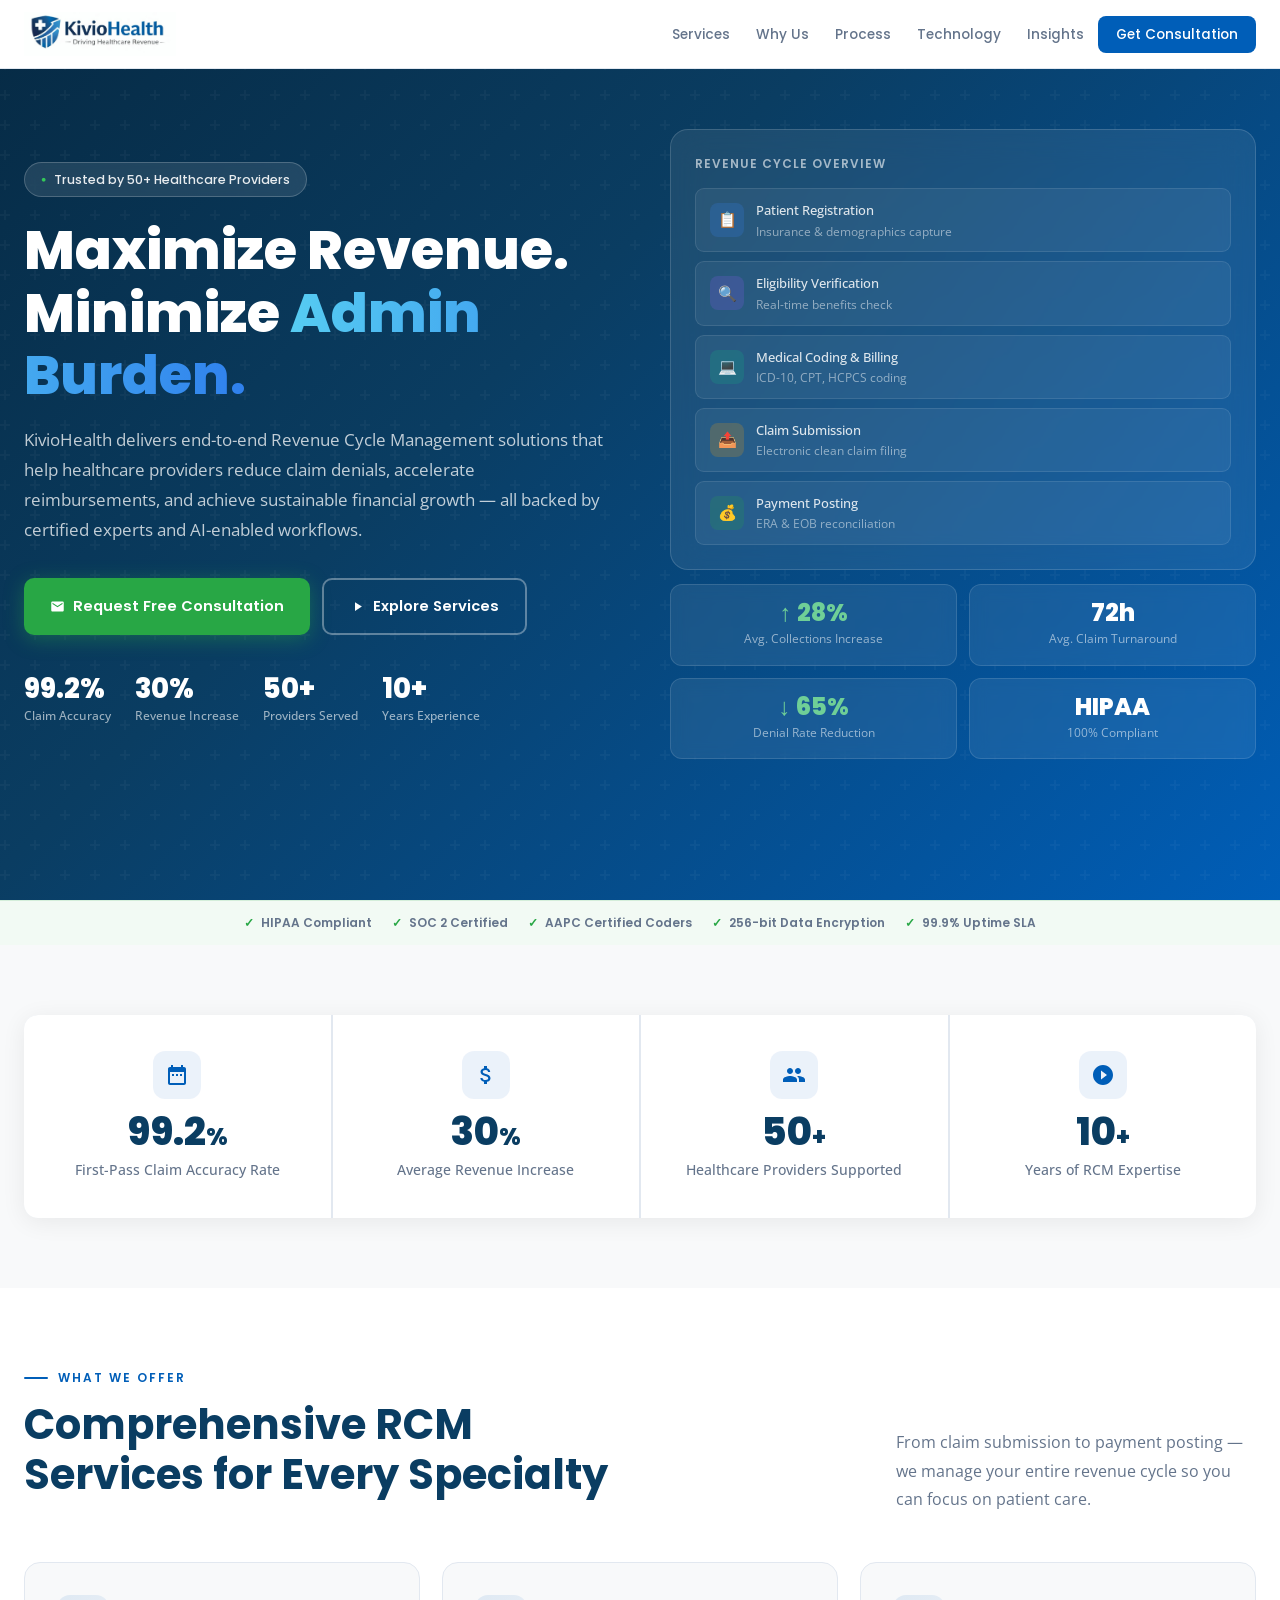
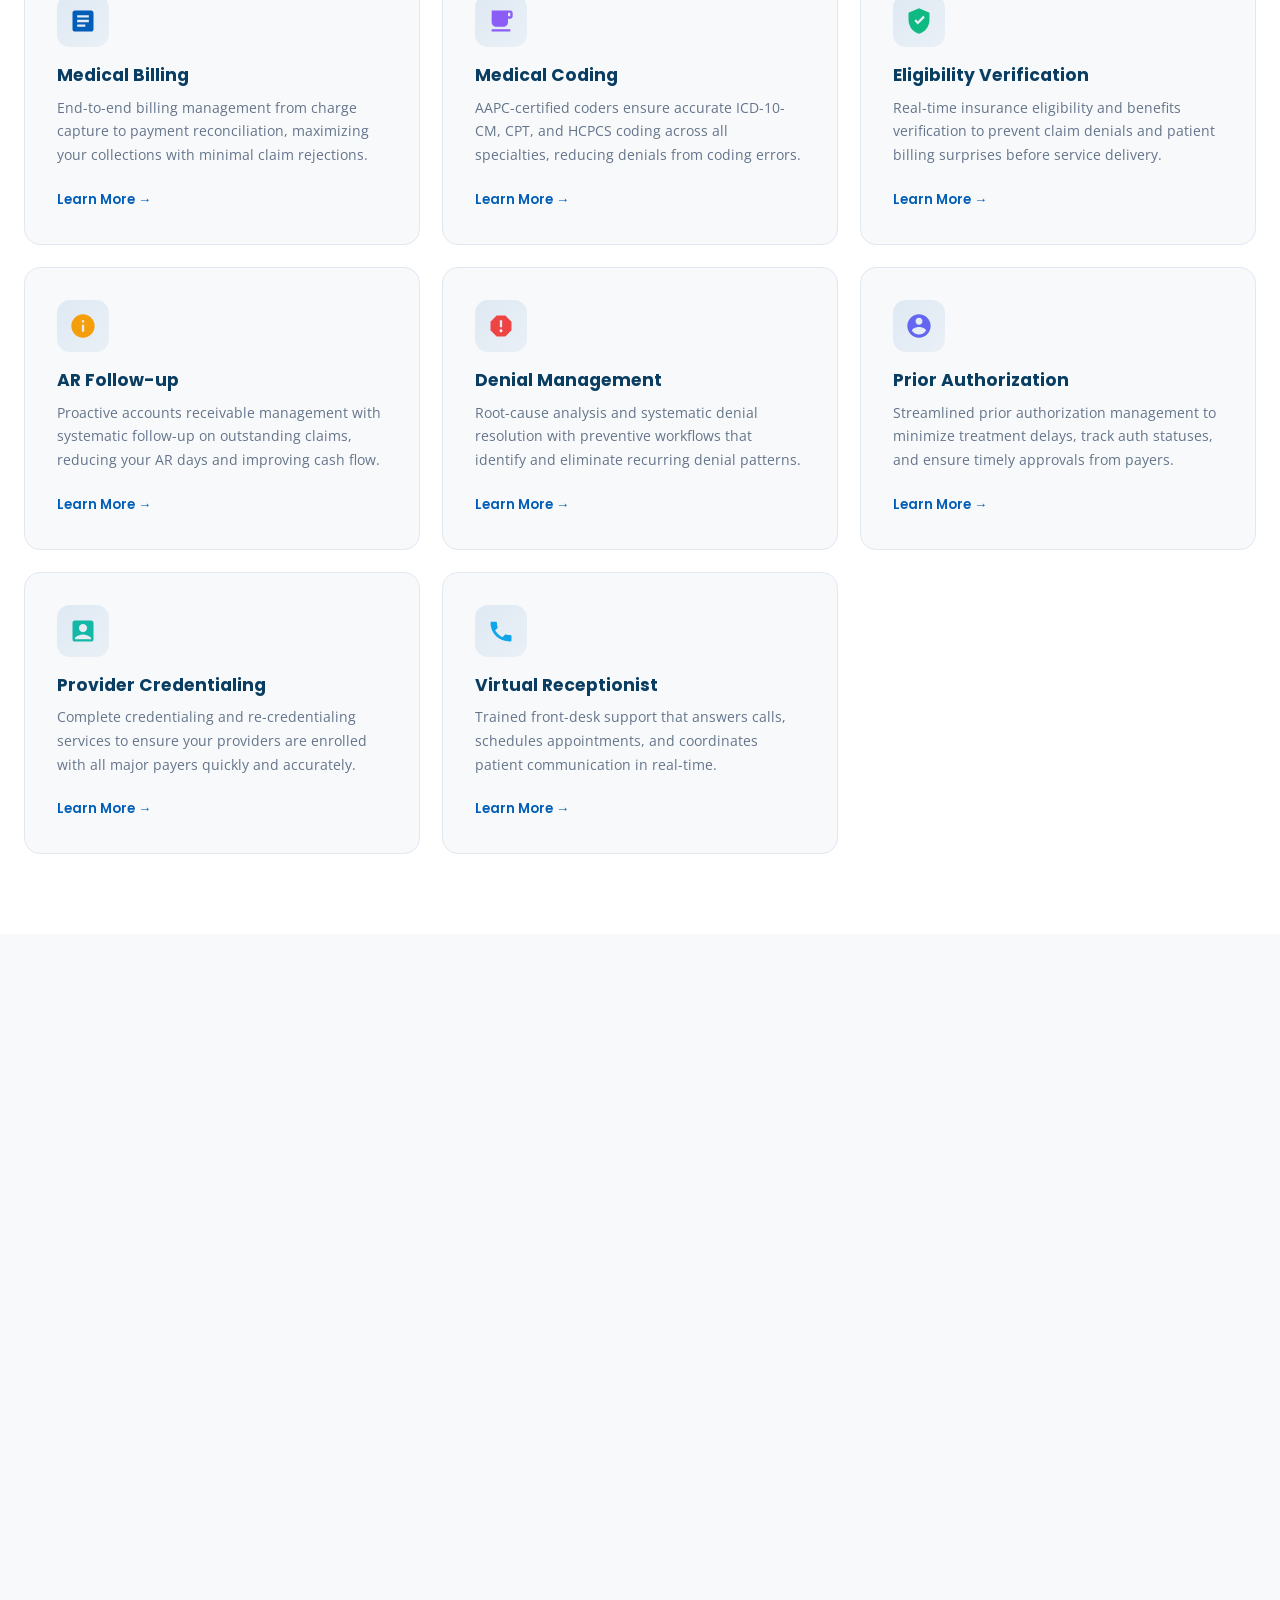
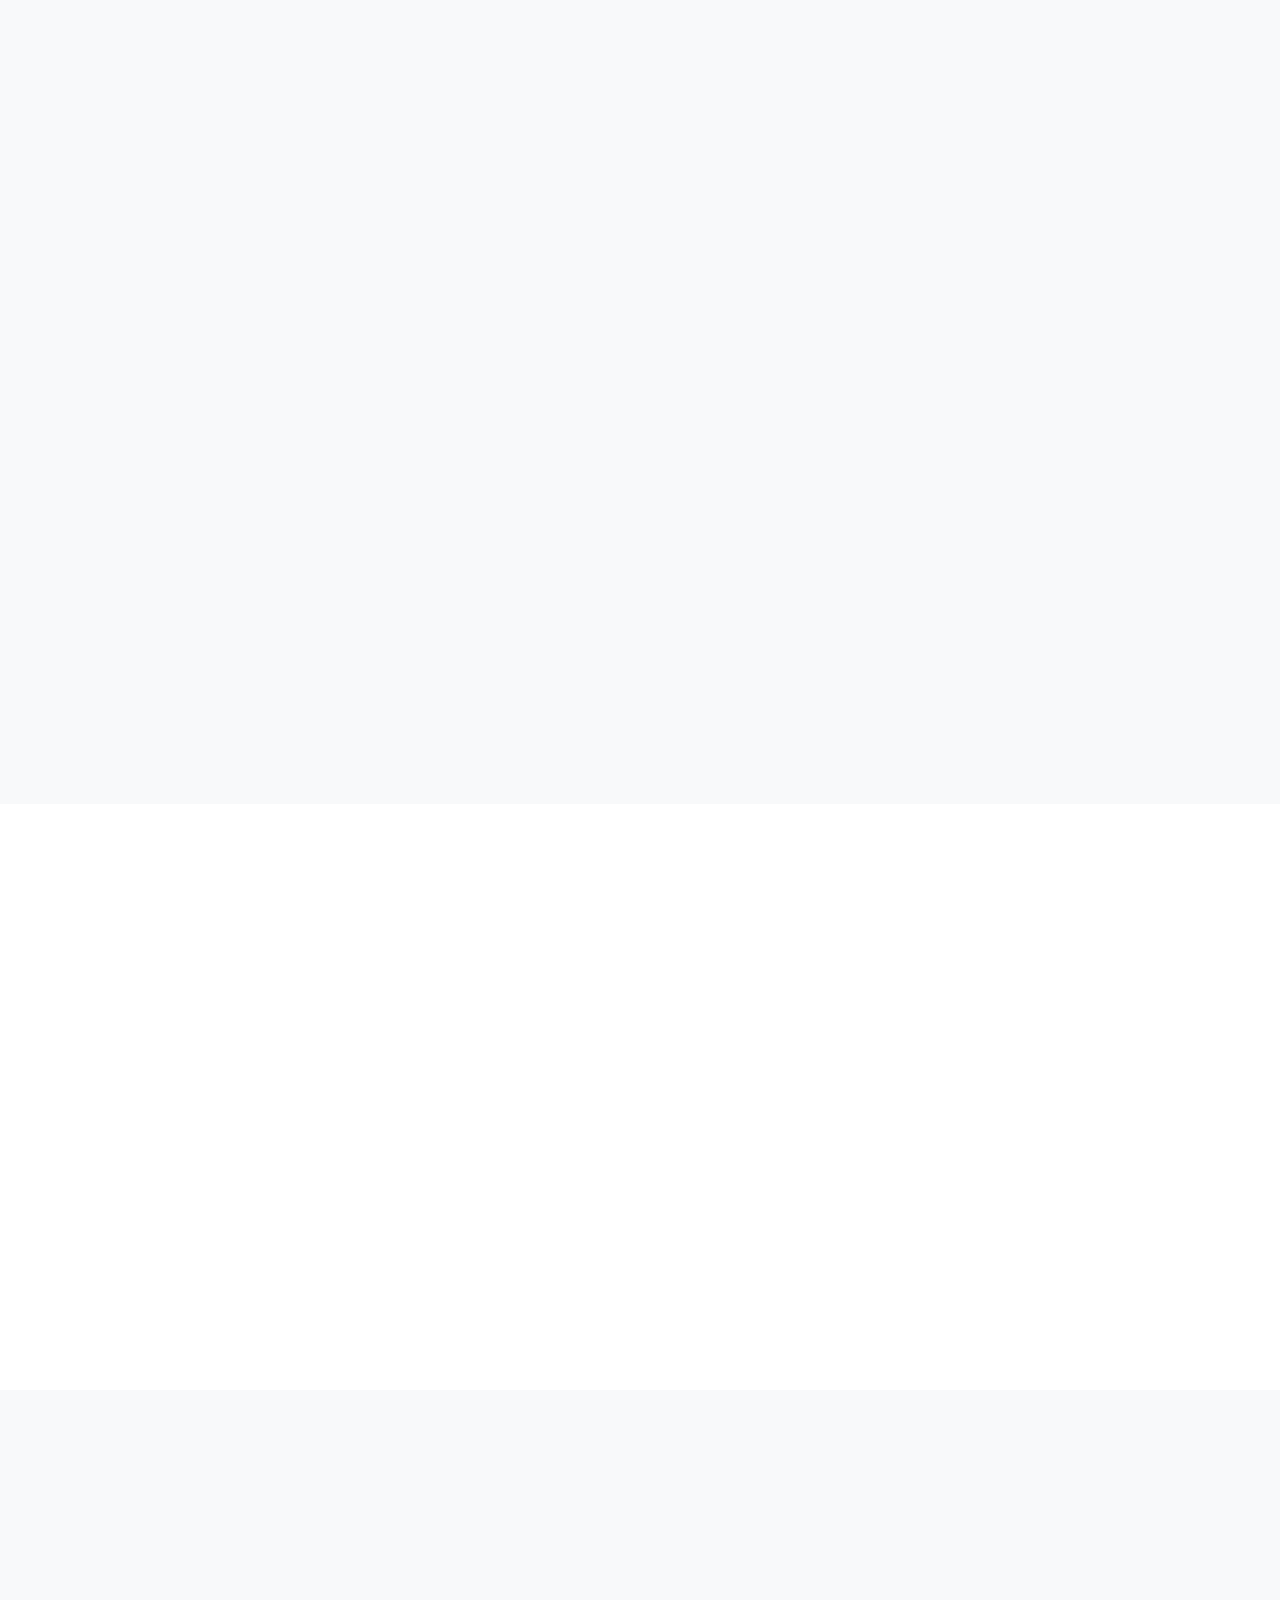
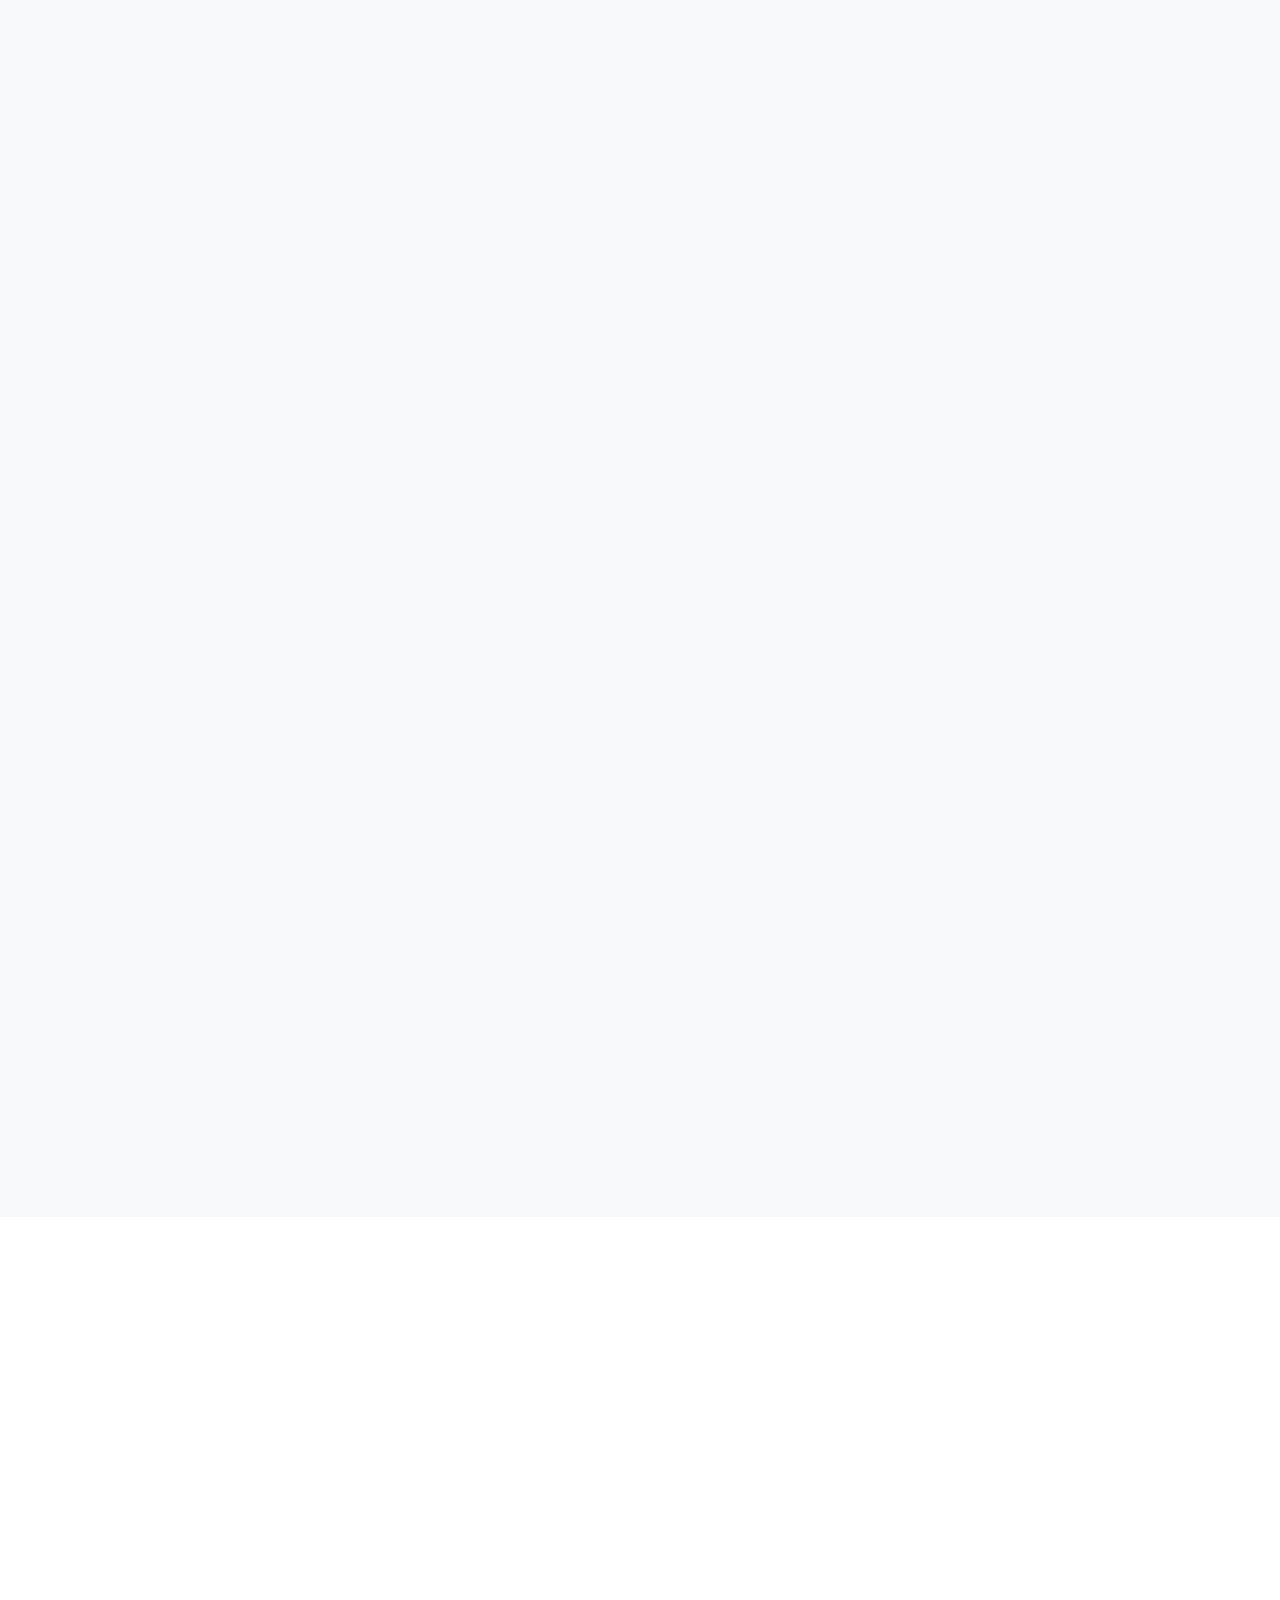
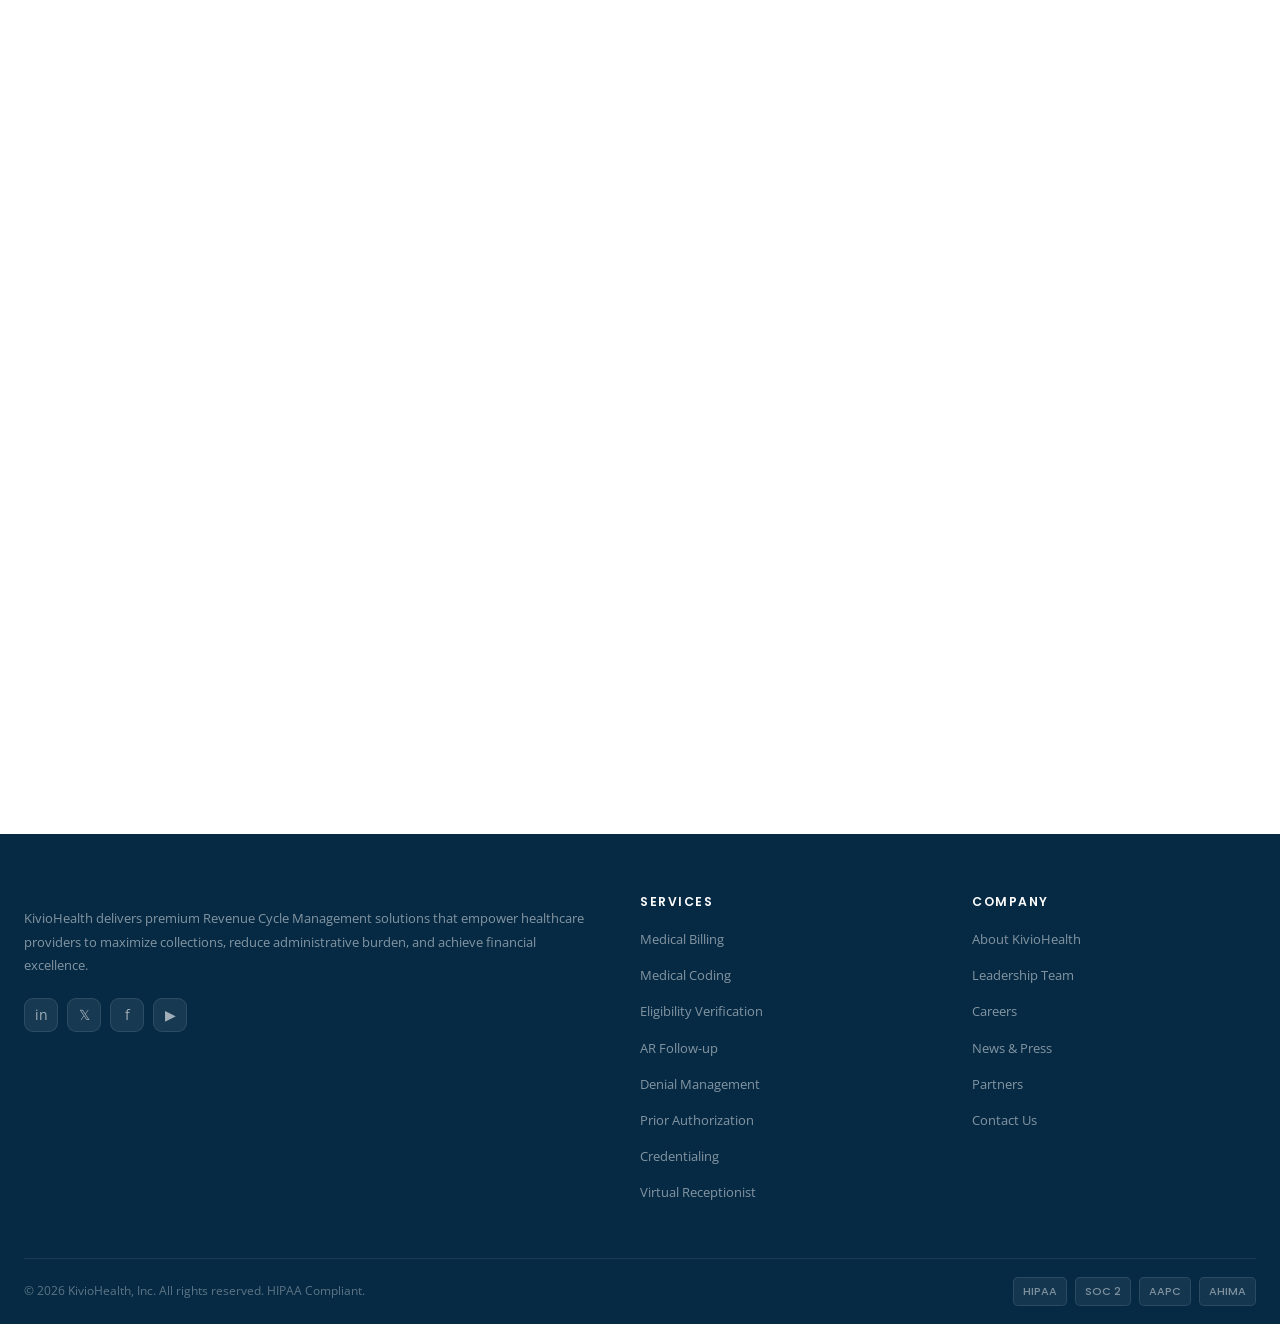
<file: index.html>
<!DOCTYPE html>
<html lang="en">

<head>
  <meta charset="UTF-8">
  <meta name="viewport" content="width=device-width, initial-scale=1.0">
  <title>KivioHealth — Revenue Cycle Management</title>
  <meta name="description"
    content="KivioHealth delivers end-to-end Revenue Cycle Management services including medical billing, coding, denial management, AR follow-up, credentialing, and virtual receptionist support.">
  <meta name="keywords"
    content="RCM, revenue cycle management, medical billing, medical coding, denial management, AR follow up, credentialing, healthcare outsourcing, HIPAA compliant billing">
  <meta name="author" content="KivioHealth">
  <meta name="robots" content="index, follow, max-snippet:-1, max-image-preview:large, max-video-preview:-1">
  <meta name="googlebot" content="index, follow, max-snippet:-1, max-image-preview:large, max-video-preview:-1">
  <meta name="bingbot" content="index, follow">
  <meta name="language" content="English">
  <meta http-equiv="content-language" content="en, de, es, fr, it, pt, nl, hi, ar, zh, ja, ko, ru">
  <meta name="theme-color" content="#005EB8">
  <meta name="format-detection" content="telephone=no, email=no, address=no">
  <meta name="application-name" content="KivioHealth">
  <meta name="apple-mobile-web-app-capable" content="yes">
  <meta name="apple-mobile-web-app-title" content="KivioHealth">
  <meta name="apple-mobile-web-app-status-bar-style" content="default">
  <meta name="mobile-web-app-capable" content="yes">

  <link rel="canonical" href="https://kiviohealth.com/">

  <meta property="og:type" content="website">
  <meta property="og:title" content="KivioHealth - Revenue Cycle Management">
  <meta property="og:description"
    content="Certified RCM experts helping healthcare providers reduce denials, increase collections, and optimize reimbursements.">
  <meta property="og:url" content="https://kiviohealth.com/">
  <meta property="og:site_name" content="KivioHealth">
  <meta property="og:image" content="https://kiviohealth.com/assets/favicon.png">
  <meta property="og:image:alt" content="KivioHealth logo">
  <meta property="og:locale" content="en_US">
  <meta property="og:locale:alternate" content="de_DE">
  <meta property="og:locale:alternate" content="es_ES">
  <meta property="og:locale:alternate" content="fr_FR">
  <meta property="og:locale:alternate" content="it_IT">
  <meta property="og:locale:alternate" content="pt_PT">

  <meta name="twitter:card" content="summary_large_image">
  <meta name="twitter:title" content="KivioHealth - Revenue Cycle Management">
  <meta name="twitter:description"
    content="End-to-end RCM services for healthcare providers: billing, coding, eligibility, AR follow-up, denial management, and credentialing.">
  <meta name="twitter:image" content="https://kiviohealth.com/assets/favicon.png">

  <link rel="alternate" hreflang="x-default" href="https://kiviohealth.com/">
  <link rel="alternate" hreflang="en" href="https://kiviohealth.com/">
  <link rel="alternate" hreflang="en-us" href="https://kiviohealth.com/">
  <link rel="alternate" hreflang="en-gb" href="https://kiviohealth.com/">
  <link rel="alternate" hreflang="de" href="https://kiviohealth.com/">
  <link rel="alternate" hreflang="de-de" href="https://kiviohealth.com/">
  <link rel="alternate" hreflang="es" href="https://kiviohealth.com/">
  <link rel="alternate" hreflang="es-es" href="https://kiviohealth.com/">
  <link rel="alternate" hreflang="es-mx" href="https://kiviohealth.com/">
  <link rel="alternate" hreflang="fr" href="https://kiviohealth.com/">
  <link rel="alternate" hreflang="it" href="https://kiviohealth.com/">
  <link rel="alternate" hreflang="pt" href="https://kiviohealth.com/">
  <link rel="alternate" hreflang="pt-br" href="https://kiviohealth.com/">
  <link rel="alternate" hreflang="nl" href="https://kiviohealth.com/">
  <link rel="alternate" hreflang="ar" href="https://kiviohealth.com/">
  <link rel="alternate" hreflang="hi" href="https://kiviohealth.com/">
  <link rel="alternate" hreflang="zh" href="https://kiviohealth.com/">
  <link rel="alternate" hreflang="ja" href="https://kiviohealth.com/">
  <link rel="alternate" hreflang="ko" href="https://kiviohealth.com/">
  <link rel="alternate" hreflang="ru" href="https://kiviohealth.com/">

  <link rel="preconnect" href="https://fonts.googleapis.com">
  <link rel="preconnect" href="https://fonts.gstatic.com" crossorigin>

  <link
    href="https://fonts.googleapis.com/css2?family=Poppins:wght@300;400;500;600;700;800&family=Open+Sans:wght@300;400;500;600&display=swap"
    rel="stylesheet">
  <link rel="stylesheet" href="styles.css">
  <link rel="icon" type="image/png" href="assets/favicon.png">
  <link rel="shortcut icon" href="assets/favicon.png" type="image/png">
  <link rel="apple-touch-icon" href="assets/favicon.png">


</head>

<body>

  <a class="skip-link" href="#main-content">Skip to main content</a>


  <nav class="navbar" id="navbar" style="background-color: white;" aria-label="Primary navigation">
    <div class="nav-inner" style="background-color: white;">
      <a href="#hero" class="nav-logo">
        <span class="brand-logo-wrap">
          <img class="brand-logo" src="assets/image.png" alt="KivioHealth">
        </span>
      </a>
      <ul class="nav-links">
        <li><a href="#services">Services</a></li>
        <li><a href="#why">Why Us</a></li>
        <li><a href="#process">Process</a></li>
        <li><a href="#technology">Technology</a></li>
        <li><a href="#insights">Insights</a></li>
        <li><a href="#contact" class="nav-cta">Get Consultation</a></li>
      </ul>
      <button class="hamburger" id="hamburger" aria-label="Open menu" aria-controls="mobileNav"
        aria-expanded="false"><span></span><span></span><span></span></button>
    </div>
  </nav>

  <!-- MOBILE NAV DRAWER -->
  <div class="mobile-nav" id="mobileNav" role="navigation" aria-label="Mobile navigation">
    <a href="#services" onclick="closeMobileNav()">Services</a>
    <a href="#why" onclick="closeMobileNav()">Why Us</a>
    <a href="#process" onclick="closeMobileNav()">Process</a>
    <a href="#technology" onclick="closeMobileNav()">Technology</a>
    <a href="#insights" onclick="closeMobileNav()">Insights</a>
    <a href="#contact" class="mob-cta" onclick="closeMobileNav()">Get Free Consultation</a>
  </div>

  <main id="main-content">

    <!-- HERO -->
    <section class="hero" id="hero">
      <div class="hero-inner">
        <div class="hero-content">
          <div class="hero-badge">Trusted by 50+ Healthcare Providers</div>
          <h1>Maximize Revenue.<br>Minimize <span class="highlight">Admin Burden.</span></h1>
          <p class="hero-desc">KivioHealth delivers end-to-end Revenue Cycle Management solutions that help healthcare
            providers reduce claim denials, accelerate reimbursements, and achieve sustainable financial growth — all
            backed by certified experts and AI-enabled workflows.</p>
          <div class="hero-btns">
            <a href="#contact" class="btn-primary">
              <svg width="15" height="15" fill="white" viewBox="0 0 24 24">
                <path
                  d="M20 4H4c-1.1 0-2 .9-2 2v12c0 1.1.9 2 2 2h16c1.1 0 2-.9 2-2V6c0-1.1-.9-2-2-2zm0 4l-8 5-8-5V6l8 5 8-5v2z" />
              </svg>
              Request Free Consultation
            </a>
            <a href="#services" class="btn-outline">
              <svg width="15" height="15" fill="white" viewBox="0 0 24 24">
                <path d="M8 5v14l11-7z" />
              </svg>
              Explore Services
            </a>
          </div>
          <div class="hero-stats">
            <div class="hero-stat">
              <div class="hero-stat-num">99.2%</div>
              <div class="hero-stat-label">Claim Accuracy</div>
            </div>
            <div class="hero-stat">
              <div class="hero-stat-num">30%</div>
              <div class="hero-stat-label">Revenue Increase</div>
            </div>
            <div class="hero-stat">
              <div class="hero-stat-num">50+</div>
              <div class="hero-stat-label">Providers Served</div>
            </div>
            <div class="hero-stat">
              <div class="hero-stat-num">10+</div>
              <div class="hero-stat-label">Years Experience</div>
            </div>
          </div>
        </div>
        <div class="hero-visual">
          <div class="hero-card">
            <div class="hero-card-title">Revenue Cycle Overview</div>
            <div class="rcm-steps">
              <div class="rcm-step">
                <div class="rcm-step-icon" style="background:rgba(59,130,246,.2)">📋</div>
                <div>
                  <div class="rcm-step-text">Patient Registration</div>
                  <div class="rcm-step-sub">Insurance & demographics capture</div>
                </div>
              </div>
              <div class="rcm-step">
                <div class="rcm-step-icon" style="background:rgba(139,92,246,.2)">🔍</div>
                <div>
                  <div class="rcm-step-text">Eligibility Verification</div>
                  <div class="rcm-step-sub">Real-time benefits check</div>
                </div>
              </div>
              <div class="rcm-step">
                <div class="rcm-step-icon" style="background:rgba(16,185,129,.2)">💻</div>
                <div>
                  <div class="rcm-step-text">Medical Coding & Billing</div>
                  <div class="rcm-step-sub">ICD-10, CPT, HCPCS coding</div>
                </div>
              </div>
              <div class="rcm-step">
                <div class="rcm-step-icon" style="background:rgba(245,158,11,.2)">📤</div>
                <div>
                  <div class="rcm-step-text">Claim Submission</div>
                  <div class="rcm-step-sub">Electronic clean claim filing</div>
                </div>
              </div>
              <div class="rcm-step">
                <div class="rcm-step-icon" style="background:rgba(40,167,69,.2)">💰</div>
                <div>
                  <div class="rcm-step-text">Payment Posting</div>
                  <div class="rcm-step-sub">ERA & EOB reconciliation</div>
                </div>
              </div>
            </div>
          </div>
          <div class="hero-metric-cards">
            <div class="hero-metric">
              <div class="hero-metric-val green">↑ 28%</div>
              <div class="hero-metric-label">Avg. Collections Increase</div>
            </div>
            <div class="hero-metric">
              <div class="hero-metric-val">72h</div>
              <div class="hero-metric-label">Avg. Claim Turnaround</div>
            </div>
            <div class="hero-metric">
              <div class="hero-metric-val green">↓ 65%</div>
              <div class="hero-metric-label">Denial Rate Reduction</div>
            </div>
            <div class="hero-metric">
              <div class="hero-metric-val">HIPAA</div>
              <div class="hero-metric-label">100% Compliant</div>
            </div>
          </div>
        </div>
      </div>
    </section>

    <!-- HIPAA BANNER -->
    <div class="hipaa-banner">
      <div class="hipaa-inner">
        <div class="hipaa-badge"><span>✓</span> HIPAA Compliant</div>
        <div class="hipaa-badge"><span>✓</span> SOC 2 Certified</div>
        <div class="hipaa-badge"><span>✓</span> AAPC Certified Coders</div>
        <div class="hipaa-badge"><span>✓</span> 256-bit Data Encryption</div>
        <div class="hipaa-badge"><span>✓</span> 99.9% Uptime SLA</div>
      </div>
    </div>

    <!-- TRUST STATS -->
    <section class="trust-section">
      <div class="container">
        <div class="trust-grid reveal">
          <div class="trust-item">
            <div class="trust-icon"><svg width="24" height="24" fill="currentColor" viewBox="0 0 24 24">
                <path
                  d="M9 11H7v2h2v-2zm4 0h-2v2h2v-2zm4 0h-2v2h2v-2zm2-7h-1V2h-2v2H8V2H6v2H5c-1.11 0-1.99.9-1.99 2L3 20c0 1.1.89 2 2 2h14c1.1 0 2-.9 2-2V6c0-1.1-.9-2-2-2zm0 16H5V9h14v11z" />
              </svg></div>
            <div class="trust-num">99.2<span>%</span></div>
            <div class="trust-label">First-Pass Claim Accuracy Rate</div>
          </div>
          <div class="trust-item">
            <div class="trust-icon"><svg width="24" height="24" fill="currentColor" viewBox="0 0 24 24">
                <path
                  d="M11.8 10.9c-2.27-.59-3-1.2-3-2.15 0-1.09 1.01-1.85 2.7-1.85 1.78 0 2.44.85 2.5 2.1h2.21c-.07-1.72-1.12-3.3-3.21-3.81V3h-3v2.16c-1.94.42-3.5 1.68-3.5 3.61 0 2.31 1.91 3.46 4.7 4.13 2.5.6 3 1.48 3 2.41 0 .69-.49 1.79-2.7 1.79-2.06 0-2.87-.92-2.98-2.1h-2.2c.12 2.19 1.76 3.42 3.68 3.83V21h3v-2.15c1.95-.37 3.5-1.5 3.5-3.55 0-2.84-2.43-3.81-4.7-4.4z" />
              </svg></div>
            <div class="trust-num">30<span>%</span></div>
            <div class="trust-label">Average Revenue Increase</div>
          </div>
          <div class="trust-item">
            <div class="trust-icon"><svg width="24" height="24" fill="currentColor" viewBox="0 0 24 24">
                <path
                  d="M16 11c1.66 0 2.99-1.34 2.99-3S17.66 5 16 5c-1.66 0-3 1.34-3 3s1.34 3 3 3zm-8 0c1.66 0 2.99-1.34 2.99-3S9.66 5 8 5C6.34 5 5 6.34 5 8s1.34 3 3 3zm0 2c-2.33 0-7 1.17-7 3.5V19h14v-2.5c0-2.33-4.67-3.5-7-3.5zm8 0c-.29 0-.62.02-.97.05 1.16.84 1.97 1.97 1.97 3.45V19h6v-2.5c0-2.33-4.67-3.5-7-3.5z" />
              </svg></div>
            <div class="trust-num">50<span>+</span></div>
            <div class="trust-label">Healthcare Providers Supported</div>
          </div>
          <div class="trust-item">
            <div class="trust-icon"><svg width="24" height="24" fill="currentColor" viewBox="0 0 24 24">
                <path d="M12 2C6.48 2 2 6.48 2 12s4.48 10 10 10 10-4.48 10-10S17.52 2 12 2zm-2 14.5v-9l6 4.5-6 4.5z" />
              </svg></div>
            <div class="trust-num">10<span>+</span></div>
            <div class="trust-label">Years of RCM Expertise</div>
          </div>
        </div>
      </div>
    </section>

    <!-- SERVICES -->
    <section class="services-section" id="services">
      <div class="container">
        <div class="services-header">
          <div>
            <div class="section-label">What We Offer</div>
            <h2 class="section-title reveal">Comprehensive RCM<br>Services for Every Specialty</h2>
          </div>
          <p class="section-subtitle reveal" style="max-width:360px">From claim submission to payment posting — we
            manage
            your entire revenue cycle so you can focus on patient care.</p>
        </div>
        <div class="services-grid">
          <div class="service-card reveal">
            <div class="service-card-icon"><svg width="28" height="28" fill="#005EB8" viewBox="0 0 24 24">
                <path
                  d="M19 3H5c-1.1 0-2 .9-2 2v14c0 1.1.9 2 2 2h14c1.1 0 2-.9 2-2V5c0-1.1-.9-2-2-2zm-5 14H7v-2h7v2zm3-4H7v-2h10v2zm0-4H7V7h10v2z" />
              </svg></div>
            <h3>Medical Billing</h3>
            <p>End-to-end billing management from charge capture to payment reconciliation, maximizing your collections
              with minimal claim rejections.</p><a href="#contact" class="service-link">Learn More →</a>
          </div>
          <div class="service-card reveal">
            <div class="service-card-icon"><svg width="28" height="28" fill="#8b5cf6" viewBox="0 0 24 24">
                <path
                  d="M20 3H4v10c0 2.21 1.79 4 4 4h6c2.21 0 4-1.79 4-4v-3h2c1.11 0 2-.89 2-2V5c0-1.11-.89-2-2-2zm0 5h-2V5h2v3zM4 19h16v2H4z" />
              </svg></div>
            <h3>Medical Coding</h3>
            <p>AAPC-certified coders ensure accurate ICD-10-CM, CPT, and HCPCS coding across all specialties, reducing
              denials from coding errors.</p><a href="#contact" class="service-link">Learn More →</a>
          </div>
          <div class="service-card reveal">
            <div class="service-card-icon"><svg width="28" height="28" fill="#10b981" viewBox="0 0 24 24">
                <path
                  d="M12 1L3 5v6c0 5.55 3.84 10.74 9 12 5.16-1.26 9-6.45 9-12V5l-9-4zm-1 14l-3-3 1.41-1.41L11 12.17l4.59-4.58L17 9l-6 6z" />
              </svg></div>
            <h3>Eligibility Verification</h3>
            <p>Real-time insurance eligibility and benefits verification to prevent claim denials and patient billing
              surprises before service delivery.</p><a href="#contact" class="service-link">Learn More →</a>
          </div>
          <div class="service-card reveal">
            <div class="service-card-icon"><svg width="28" height="28" fill="#f59e0b" viewBox="0 0 24 24">
                <path
                  d="M12 2C6.48 2 2 6.48 2 12s4.48 10 10 10 10-4.48 10-10S17.52 2 12 2zm1 15h-2v-6h2v6zm0-8h-2V7h2v2z" />
              </svg></div>
            <h3>AR Follow-up</h3>
            <p>Proactive accounts receivable management with systematic follow-up on outstanding claims, reducing your
              AR
              days and improving cash flow.</p><a href="#contact" class="service-link">Learn More →</a>
          </div>
          <div class="service-card reveal">
            <div class="service-card-icon"><svg width="28" height="28" fill="#ef4444" viewBox="0 0 24 24">
                <path
                  d="M15.73 3H8.27L3 8.27v7.46L8.27 21h7.46L21 15.73V8.27L15.73 3zM12 17.3c-.72 0-1.3-.58-1.3-1.3s.58-1.3 1.3-1.3 1.3.58 1.3 1.3-.58 1.3-1.3 1.3zm1-4.3h-2V7h2v6z" />
              </svg></div>
            <h3>Denial Management</h3>
            <p>Root-cause analysis and systematic denial resolution with preventive workflows that identify and
              eliminate
              recurring denial patterns.</p><a href="#contact" class="service-link">Learn More →</a>
          </div>
          <div class="service-card reveal">
            <div class="service-card-icon"><svg width="28" height="28" fill="#6366f1" viewBox="0 0 24 24">
                <path
                  d="M12 2C6.48 2 2 6.48 2 12s4.48 10 10 10 10-4.48 10-10S17.52 2 12 2zm0 3c1.66 0 3 1.34 3 3s-1.34 3-3 3-3-1.34-3-3 1.34-3 3-3zm0 14.2c-2.5 0-4.71-1.28-6-3.22.03-1.99 4-3.08 6-3.08 1.99 0 5.97 1.09 6 3.08-1.29 1.94-3.5 3.22-6 3.22z" />
              </svg></div>
            <h3>Prior Authorization</h3>
            <p>Streamlined prior authorization management to minimize treatment delays, track auth statuses, and ensure
              timely approvals from payers.</p><a href="#contact" class="service-link">Learn More →</a>
          </div>
          <div class="service-card reveal">
            <div class="service-card-icon"><svg width="28" height="28" fill="#14b8a6" viewBox="0 0 24 24">
                <path
                  d="M19 3H5c-1.1 0-2 .9-2 2v14c0 1.1.9 2 2 2h14c1.1 0 2-.9 2-2V5c0-1.1-.9-2-2-2zm-7 3c1.93 0 3.5 1.57 3.5 3.5S13.93 13 12 13s-3.5-1.57-3.5-3.5S10.07 6 12 6zm7 13H5v-.23c0-.62.28-1.2.76-1.58C7.47 15.82 9.64 15 12 15s4.53.82 6.24 2.19c.48.38.76.97.76 1.58V19z" />
              </svg></div>
            <h3>Provider Credentialing</h3>
            <p>Complete credentialing and re-credentialing services to ensure your providers are enrolled with all major
              payers quickly and accurately.</p><a href="#contact" class="service-link">Learn More →</a>
          </div>
          <div class="service-card reveal">
            <div class="service-card-icon"><svg width="28" height="28" fill="#0ea5e9" viewBox="0 0 24 24">
                <path
                  d="M6.62 10.79a15.05 15.05 0 0 0 6.59 6.59l2.2-2.2a1 1 0 0 1 1-.24c1.12.37 2.33.57 3.59.57a1 1 0 0 1 1 1V20a1 1 0 0 1-1 1C10.07 21 3 13.93 3 5a1 1 0 0 1 1-1h3.5a1 1 0 0 1 1 1c0 1.26.2 2.47.57 3.59a1 1 0 0 1-.25 1l-2.2 2.2z" />
              </svg></div>
            <h3>Virtual Receptionist</h3>
            <p>Trained front-desk support that answers calls, schedules appointments, and coordinates patient
              communication in real-time.</p><a href="#virtual-receptionist" class="service-link">Learn More →</a>
          </div>
        </div>
      </div>
    </section>

    <!-- VIRTUAL RECEPTIONIST -->
    <section class="rx-section" id="virtual-receptionist">
      <div class="container">
        <div class="rx-header">
          <div class="section-label reveal">Virtual Receptionist Services</div>
          <h2 class="section-title reveal">Professional Front Desk Support for Your Clinic — 24/7</h2>
          <p class="section-subtitle reveal" style="max-width:640px;margin-bottom:34px">Enhance patient experience and
            streamline your front-office operations with our trained virtual receptionists. We act as an extension of
            your
            clinic, handling patient communication, appointment scheduling, and administrative coordination — all in
            real-time.</p>
        </div>

        <div class="rx-grid">
          <div class="rx-card reveal">
            <div class="rx-card-title">What We Offer</div>
            <div class="rx-subtle">A complete front-office support layer designed to reduce missed calls and keep
              scheduling moving.</div>
            <ul class="rx-list">
              <li><span class="rx-check">✓</span><span>Patient Call Handling: inbound/outbound communication with a
                  professional, patient-friendly approach.</span></li>
              <li><span class="rx-check">✓</span><span>Appointment Scheduling &amp; Calendar Management: scheduling,
                  rescheduling, and confirmations.</span></li>
              <li><span class="rx-check">✓</span><span>Patient Registration &amp; Intake: collect and update
                  demographics,
                  insurance details, and digital intake.</span></li>
              <li><span class="rx-check">✓</span><span>Insurance &amp; Billing Coordination: basic eligibility
                  verification and clear communication of co-pays and coverage.</span></li>
              <li><span class="rx-check">✓</span><span>Follow-ups &amp; Patient Engagement: reminders for missed
                  appointments and next-step scheduling.</span></li>
              <li><span class="rx-check">✓</span><span>Clinic Coordination: real-time updates to in-clinic staff for
                  smooth daily operations.</span></li>
            </ul>
          </div>

          <div class="rx-card reveal">
            <div class="rx-card-title">Key Benefits</div>
            <ul class="rx-list">
              <li><span class="rx-check">✓</span><span>Improved patient satisfaction</span></li>
              <li><span class="rx-check">✓</span><span>Reduced missed calls and lost revenue</span></li>
              <li><span class="rx-check">✓</span><span>Lower front-desk staffing costs</span></li>
              <li><span class="rx-check">✓</span><span>Optimized appointment scheduling</span></li>
              <li><span class="rx-check">✓</span><span>HIPAA-compliant data handling</span></li>
              <li><span class="rx-check">✓</span><span>Scalable support as your clinic grows</span></li>
            </ul>
          </div>
        </div>

        <div class="rx-grid rx-grid-2">
          <div class="rx-card reveal">
            <div class="rx-card-title">Why Choose Us</div>
            <ul class="rx-list">
              <li><span class="rx-check">✓</span><span>Trained in US healthcare workflows</span></li>
              <li><span class="rx-check">✓</span><span>Excellent English communication (neutral accent)</span></li>
              <li><span class="rx-check">✓</span><span>Experience with dental &amp; medical practice software</span>
              </li>
              <li><span class="rx-check">✓</span><span>Dedicated support aligned with your clinic hours</span></li>
              <li><span class="rx-check">✓</span><span>Integrated with your RCM process for better efficiency</span>
              </li>
            </ul>
          </div>

          <div class="rx-card reveal">
            <div class="rx-card-title">Who Can Benefit</div>
            <ul class="rx-list">
              <li><span class="rx-check">✓</span><span>Dental Clinics</span></li>
              <li><span class="rx-check">✓</span><span>Medical Practices</span></li>
              <li><span class="rx-check">✓</span><span>Specialty Clinics</span></li>
              <li><span class="rx-check">✓</span><span>Group Practices</span></li>
            </ul>
          </div>
        </div>

        <div class="rx-grid rx-grid-2">
          <div class="rx-card reveal">
            <div class="rx-card-title">Service Model</div>
            <ul class="rx-list">
              <li><span class="rx-check">✓</span><span>Dedicated receptionist model</span></li>
              <li><span class="rx-check">✓</span><span>Shared support model (cost-effective)</span></li>
              <li><span class="rx-check">✓</span><span>US time-zone aligned operations</span></li>
              <li><span class="rx-check">✓</span><span>Custom workflow integration</span></li>
            </ul>
          </div>

          <div class="rx-card reveal">
            <div class="rx-card-title">Add-On Capabilities</div>
            <ul class="rx-list">
              <li><span class="rx-check">✓</span><span>Integration with RCM services (billing, AR follow-up)</span></li>
              <li><span class="rx-check">✓</span><span>Appointment reminders via SMS/email</span></li>
              <li><span class="rx-check">✓</span><span>Patient feedback collection</span></li>
              <li><span class="rx-check">✓</span><span>Reporting &amp; performance tracking</span></li>
            </ul>
          </div>
        </div>

        <div class="rx-cta reveal">
          <h3>Let your front desk run smarter — not harder.</h3>
          <p class="rx-subtle" style="margin:0 auto;max-width:720px">Partner with us to deliver a seamless patient
            experience while improving operational efficiency.</p>
          <a href="#contact" class="btn-primary" style="margin-top:14px">Contact us today to get started</a>
        </div>
      </div>
    </section>

    <!-- WHY CHOOSE -->
    <section class="why-section" id="why">
      <div class="container">
        <div class="why-grid">
          <div>
            <div class="section-label reveal">Why KivioHealth</div>
            <h2 class="section-title reveal">The RCM Partner Healthcare Providers Trust</h2>
            <p class="section-subtitle reveal" style="margin-bottom:32px">We combine certified expertise with
              cutting-edge
              technology to deliver results that move the needle on your bottom line.</p>
            <ul class="why-points">
              <li class="why-point reveal">
                <div class="why-point-check">✓</div>
                <div>
                  <h4>Certified RCM Experts</h4>
                  <p>Our team of AAPC and AHIMA-certified coders and billing specialists bring deep specialty-specific
                    knowledge to every account.</p>
                </div>
              </li>
              <li class="why-point reveal">
                <div class="why-point-check">✓</div>
                <div>
                  <h4>AI-Enabled Workflow Automation</h4>
                  <p>Machine learning models flag potential denials, auto-correct coding errors, and prioritize your AR
                    queue for maximum efficiency.</p>
                </div>
              </li>
              <li class="why-point reveal">
                <div class="why-point-check">✓</div>
                <div>
                  <h4>100% HIPAA-Compliant Processes</h4>
                  <p>SOC 2-certified infrastructure with end-to-end encryption, regular audits, and strict access
                    controls
                    protect your patient data.</p>
                </div>
              </li>
              <li class="why-point reveal">
                <div class="why-point-check">✓</div>
                <div>
                  <h4>Transparent Real-Time Reporting</h4>
                  <p>24/7 dashboard access with KPI tracking, denial analytics, and custom financial reports keep you
                    informed at every step.</p>
                </div>
              </li>
              <li class="why-point reveal">
                <div class="why-point-check">✓</div>
                <div>
                  <h4>Cost-Efficient Outsourcing Model</h4>
                  <p>Reduce overhead by up to 40% compared to in-house billing staff while improving collections and
                    reducing administrative burden.</p>
                </div>
              </li>
            </ul>
          </div>
          <div class="why-visual reveal">
            <div class="why-visual-label">Our Differentiators</div>
            <div class="why-feature">
              <div class="why-feature-icon">🤖</div>
              <div>
                <div class="why-feature-title">AI-Powered Denial Prediction</div>
                <div class="why-feature-desc">Predictive models flag high-risk claims before submission, reducing denial
                  rates by up to 65%.</div>
              </div>
            </div>
            <div class="why-feature">
              <div class="why-feature-icon">📊</div>
              <div>
                <div class="why-feature-title">Real-Time Revenue Analytics</div>
                <div class="why-feature-desc">Live dashboards tracking collections, AR aging, payer mix, and denial
                  trends
                  with drill-down capabilities.</div>
              </div>
            </div>
            <div class="why-feature">
              <div class="why-feature-icon">🌐</div>
              <div>
                <div class="why-feature-title">Multi-Specialty Expertise</div>
                <div class="why-feature-desc">Proven experience across 40+ specialties including cardiology,
                  orthopedics,
                  oncology, and primary care.</div>
              </div>
            </div>
            <div class="why-feature">
              <div class="why-feature-icon">⚡</div>
              <div>
                <div class="why-feature-title">Rapid Onboarding in 2 Weeks</div>
                <div class="why-feature-desc">Structured transition process with dedicated project management ensures
                  minimal disruption to your practice.</div>
              </div>
            </div>
            <div class="why-feature">
              <div class="why-feature-icon">🔒</div>
              <div>
                <div class="why-feature-title">Zero-Trust Security Framework</div>
                <div class="why-feature-desc">Military-grade data protection with annual HIPAA audits, BAA compliance,
                  and
                  disaster recovery protocols.</div>
              </div>
            </div>
          </div>
        </div>
      </div>
    </section>

    <!-- PROCESS -->
    <section class="process-section" id="process">
      <div class="container">
        <div style="text-align:center;margin-bottom:16px">
          <div class="section-label" style="justify-content:center">How It Works</div>
          <h2 class="section-title reveal" style="text-align:center">Your Revenue Cycle,<br>Seamlessly Managed</h2>
          <p class="section-subtitle reveal" style="text-align:center;margin:0 auto">A transparent, step-by-step process
            from patient arrival to final reimbursement.</p>
        </div>
        <div class="process-steps reveal">
          <div class="process-step active">
            <div class="process-step-num">01</div>
            <div class="process-step-icon">📋</div>
            <h4>Patient Registration</h4>
            <p>Demographics, insurance capture, and consent forms</p>
          </div>
          <div class="process-step">
            <div class="process-step-num">02</div>
            <div class="process-step-icon">✅</div>
            <h4>Eligibility Check</h4>
            <p>Real-time benefits verification & co-pay estimates</p>
          </div>
          <div class="process-step">
            <div class="process-step-num">03</div>
            <div class="process-step-icon">💻</div>
            <h4>Charge Capture</h4>
            <p>Accurate ICD-10 & CPT coding by certified coders</p>
          </div>
          <div class="process-step">
            <div class="process-step-num">04</div>
            <div class="process-step-icon">📤</div>
            <h4>Claim Submission</h4>
            <p>Scrubbed, clean claims submitted within 24 hours</p>
          </div>
          <div class="process-step">
            <div class="process-step-num">05</div>
            <div class="process-step-icon">🔄</div>
            <h4>AR Management</h4>
            <p>Proactive follow-up and denial resolution</p>
          </div>
          <div class="process-step">
            <div class="process-step-num">06</div>
            <div class="process-step-icon">💰</div>
            <h4>Payment Posting</h4>
            <p>ERA reconciliation and patient balance billing</p>
          </div>
        </div>
      </div>
    </section>

    <!-- TECHNOLOGY -->
    <section class="tech-section" id="technology">
      <div class="container">
        <div class="tech-grid">
          <div>
            <div class="section-label reveal">Technology</div>
            <h2 class="section-title reveal">Built on Advanced RCM Technology</h2>
            <p class="section-subtitle reveal" style="margin-bottom:28px">We integrate with all major EHR/EMR platforms
              and leverage AI automation to deliver faster, more accurate results.</p>
            <ul class="tech-features reveal">
              <li class="tech-feature">Seamless EHR/EMR integration (Epic, Cerner, Athena, eCW)</li>
              <li class="tech-feature">AI-powered denial prediction & prevention engine</li>
              <li class="tech-feature">Automated eligibility verification in under 2 seconds</li>
              <li class="tech-feature">Intelligent claim scrubbing with 2,800+ edits</li>
              <li class="tech-feature">RPA-driven payment posting and reconciliation</li>
              <li class="tech-feature">Real-time KPI dashboards and custom reporting</li>
              <li class="tech-feature">HIPAA-compliant cloud infrastructure (AWS GovCloud)</li>
            </ul>
          </div>
          <div class="tech-cards reveal">
            <div class="tech-card">
              <div class="tech-card-icon">🏥</div>
              <h4>Epic & Cerner</h4>
              <p>Deep EHR integration</p>
            </div>
            <div class="tech-card">
              <div class="tech-card-icon">🤖</div>
              <h4>AI/ML Engine</h4>
              <p>Predictive analytics</p>
            </div>
            <div class="tech-card">
              <div class="tech-card-icon">⚡</div>
              <h4>RPA Automation</h4>
              <p>Workflow bots</p>
            </div>
            <div class="tech-card">
              <div class="tech-card-icon">☁️</div>
              <h4>Cloud-First</h4>
              <p>AWS GovCloud</p>
            </div>
            <div class="tech-card">
              <div class="tech-card-icon">📊</div>
              <h4>Live Dashboards</h4>
              <p>Real-time KPIs</p>
            </div>
            <div class="tech-card">
              <div class="tech-card-icon">🔐</div>
              <h4>Zero Trust Security</h4>
              <p>SOC 2 certified</p>
            </div>
          </div>
        </div>
      </div>
    </section>

    <!-- INSIGHTS -->
    <section class="insights-section" id="insights">
      <div class="container">
        <div class="insights-header">
          <div>
            <div class="section-label reveal">Insights & Resources</div>
            <h2 class="section-title reveal">Stay Ahead in Revenue Cycle</h2>
          </div>
          <button class="service-link reveal" style="font-size:.88rem;white-space:nowrap"
            onclick="alert('More articles coming soon. Stay tuned!')">View All Articles →</button>
        </div>
        <div class="insights-grid">
          <div class="insight-card reveal">
            <div class="insight-img insight-img-1">💡</div>
            <div class="insight-body">
              <div class="insight-meta"><span class="insight-tag">Denial Management</span><span class="insight-date">Mar
                  10, 2025</span></div>
              <h3 class="insight-title">Top 10 Strategies to Reduce Claim Denials in 2025</h3>
              <p class="insight-excerpt">Discover proven techniques that high-performing billing teams use to achieve
                first-pass rates above 98% and reduce rework costs.</p><button class="read-more"
                onclick="openArticle(0)">Read Article →</button>
            </div>
          </div>
          <div class="insight-card reveal">
            <div class="insight-img insight-img-2">🤖</div>
            <div class="insight-body">
              <div class="insight-meta"><span class="insight-tag">Technology</span><span class="insight-date">Feb 28,
                  2025</span></div>
              <h3 class="insight-title">How AI is Transforming Revenue Cycle Management in Healthcare</h3>
              <p class="insight-excerpt">Machine learning and RPA are reshaping how healthcare organizations approach
                billing automation, eligibility verification, and denial prevention.</p><button class="read-more"
                onclick="openArticle(1)">Read Article →</button>
            </div>
          </div>
          <div class="insight-card reveal">
            <div class="insight-img insight-img-3">📈</div>
            <div class="insight-body">
              <div class="insight-meta"><span class="insight-tag">Compliance</span><span class="insight-date">Feb 15,
                  2025</span></div>
              <h3 class="insight-title">ICD-11 Transition: What Healthcare Providers Need to Know Now</h3>
              <p class="insight-excerpt">A comprehensive guide to preparing your billing and coding workflows for the
                upcoming ICD-11 transition and its financial implications.</p><button class="read-more"
                onclick="openArticle(2)">Read Article →</button>
            </div>
          </div>
        </div>
      </div>
    </section>

    <!-- ARTICLE MODAL -->
    <div id="articleOverlay" class="article-overlay" onclick="closeArticleOutside(event)">
      <div class="article-modal">
        <div class="article-modal-header">
          <button class="article-close" onclick="closeArticle()">✕</button>
          <div class="article-tag-badge" id="articleTag"></div>
          <div class="article-date-line" id="articleDate"></div>
          <h2 class="article-title-text" id="articleTitle"></h2>
        </div>
        <div class="article-body-content" id="articleBody"></div>
        <div class="article-footer-area"><button class="btn-back-article" onclick="closeArticle()">← Back to
            Insights</button></div>
      </div>
    </div>

    <!-- CONTACT -->
    <section class="contact-section" id="contact">
      <div class="container">
        <div class="contact-heading">
          <div class="section-label" style="justify-content:center">Get In Touch</div>
          <h2 class="section-title reveal" style="text-align:center">Start Your Free RCM Assessment</h2>
          <p class="section-subtitle reveal" style="text-align:center;margin:0 auto">Let our experts analyze your
            current
            revenue cycle and identify opportunities to increase your collections by up to 30%.</p>
          <p class="contact-email-line reveal">📧 Reach us directly at <a
              href="mailto:info@kiviohealth.com">info@kiviohealth.com</a> | 📞 <a href="tel:+13022044505">+1 (302)
              204-4505</a></p>
        </div>
        <div class="contact-grid">
          <div class="contact-info reveal">
            <div class="contact-item">
              <div class="contact-icon">✉️</div>
              <div>
                <div class="contact-item-title">Email</div>
                <div class="contact-item-val"><a href="mailto:info@kiviohealth.com">info@kiviohealth.com</a></div>
                <div class="contact-item-val">Response within 2 business hours</div>
              </div>
            </div>
            <div class="contact-item">
              <div class="contact-icon">📞</div>
              <div>
                <div class="contact-item-title">Phone</div>
                <div class="contact-item-val"><a href="tel:+13022044505">+1 (302) 204-4505</a></div>
              </div>
            </div>
            <div class="contact-item">
              <div class="contact-icon">📍</div>
              <div>
                <div class="contact-item-title">Headquarters</div>
                <div class="contact-item-val">Delaware, USA</div>
              </div>
            </div>
            <div class="contact-item">
              <div class="contact-icon">🕐</div>
              <div>
                <div class="contact-item-title">Business Hours</div>
                <div class="contact-item-val">Monday – Friday: 8:00 AM – 5:00 PM PST</div>
              </div>
            </div>
            <div class="audit-box">
              <div class="audit-box-title">Free RCM Audit Includes:</div>
              <ul>
                <li>✓ Current denial rate analysis</li>
                <li>✓ AR aging assessment</li>
                <li>✓ Revenue leakage identification</li>
                <li>✓ Technology gap analysis</li>
                <li>✓ Custom optimization roadmap</li>
              </ul>
            </div>
          </div>
          <div class="contact-form reveal">
            <div class="form-title">Request Free Consultation</div>
            <div class="form-subtitle">Complete the form below and our RCM specialists will reach out within 2 business
              hours.</div>
            <form id="rcmForm" action="https://formsubmit.co/info@kiviohealth.com" method="POST">

              <!-- _next: used if JS is off (normal POST → redirect back instead of FormSubmit’s thanks page) -->
              <input type="hidden" name="_next" value="https://kiviohealth.com/?submitted=1#contact">
              <input type="hidden" name="_captcha" value="false">
              <input type="hidden" name="_subject" value="Free RCM Audit Request (KivioHealth)">

              <div class="form-row">
                <div class="form-group"><label for="rcmFirstName">First Name *</label><input id="rcmFirstName"
                    name="firstName" type="text" placeholder="John" autocomplete="given-name" required></div>
                <div class="form-group"><label for="rcmLastName">Last Name *</label><input id="rcmLastName"
                    name="lastName" type="text" placeholder="Smith" autocomplete="family-name" required></div>
              </div>
              <div class="form-row">
                <div class="form-group"><label for="rcmEmail">Work Email *</label><input id="rcmEmail" name="email"
                    type="email" placeholder="john@practice.com" autocomplete="email" required></div>
                <div class="form-group">
                  <label for="rcmPhone">Phone Number *</label>
                  <input id="rcmPhone" name="phone" type="tel" placeholder="+1 (555) 000-0000" autocomplete="tel"
                    required pattern="^\+1\s\(\d{3}\)\s\d{3}-\d{4}$" title="Please use the format: +1 (XXX) XXX-XXXX"
                    maxlength="17">
                </div>
              </div>
              <div class="form-row">
                <div class="form-group"><label for="rcmPractice">Practice Name *</label><input id="rcmPractice"
                    name="practice" type="text" placeholder="Your Practice Name" autocomplete="organization" required>
                </div>
                <div class="form-group"><label for="rcmSpecialty">Specialty</label><select id="rcmSpecialty"
                    name="specialty">
                    <option value="">Select Specialty</option>
                    <option>General Dentist</option>
                    <option>Cardiology</option>
                    <option>Orthopedics</option>
                    <option>Primary Care</option>
                    <option>Oncology</option>
                    <option>Neurology</option>
                    <option>Radiology</option>
                    <option>Pediatrics</option>
                    <!-- <option>Other Specialties</option> -->
                    <option>Other</option>
                  </select></div>
              </div>
              <div class="form-group" id="otherSpecialtyGroup" style="display:none;">
                <label for="rcmOtherSpecialty">Please specify your specialty</label>
                <input id="rcmOtherSpecialty" name="otherSpecialty" type="text" placeholder="Enter your specialty">
              </div>
              <div class="form-row">
                <div class="form-group"><label for="rcmProviders">Number of Providers</label><select id="rcmProviders"
                    name="providers">
                    <option value="">Select Range</option>
                    <option>1–5 Providers</option>
                    <option>6–20 Providers</option>
                    <option>21–50 Providers</option>
                    <option>51–100 Providers</option>
                    <option>100+ Providers</option>
                  </select></div>
                <div class="form-group"><label for="rcmCollections">Monthly Insurance Collections</label><select
                    id="rcmCollections" name="collections">
                    <option value="">Select Range</option>
                    <option>0-25,000</option>
                    <option>25,000-50,000</option>
                    <option>50,000-75,000</option>
                    <option>75k+</option>
                  </select></div>
              </div>
              <div class="form-group">
                <label for="rcmReferralSource">How did you hear about us?</label>
                <select id="rcmReferralSource" name="referralSource">
                  <option value="">Select an option</option>
                  <option>Google/Search Engine</option>
                  <option>Facebook group</option>
                  <option>LinkedIn</option>

                  <option>Dentist/Existing client referral</option>
                  <option>Hospital/Clinic recommendation</option>
                  <option>Insurance Provider</option>

                  <option>Support Group (COPD/Health)</option>
                  <option>News Article or Blog</option>
                  <option>Podcast or Webinar</option>

                  <option>Other</option>
                </select>
              </div>
              <div class="form-group" id="otherReferralSourceGroup" style="display:none;">
                <label for="rcmOtherReferralSource">Please specify how you heard about us</label>
                <input id="rcmOtherReferralSource" name="otherReferralSource" type="text" placeholder="Enter details">
              </div>
              <div class="form-group"><label for="rcmChallenge">Primary RCM Challenge</label><textarea id="rcmChallenge"
                  name="challenge"
                  placeholder="Tell us about your biggest billing and revenue cycle challenges..."></textarea>
              </div>

              <button class="form-submit" id="submitBtn" type="submit">Request Free RCM Audit — No Obligation</button>
              <p class="form-privacy">🔒 Your information is 100% confidential and HIPAA-protected</p>
              <div class="form-loader" id="formLoader" role="status" aria-live="polite" aria-label="Submitting form">
                <div class="form-loader-spin"></div>
                <div class="form-loader-text">Sending your request…</div>
                <div class="form-loader-sub">Please wait a moment</div>
              </div>
            </form>
          </div>
        </div>
      </div>
    </section>

  </main>

  <!-- FOOTER -->
  <footer>
    <div class="container">
      <div class="footer-grid">
        <div>
          <a href="#hero" class="footer-logo">
            <!-- <span class="brand-logo-wrap">
            <img class="brand-logo brand-logo--footer" src="assets/image.png" alt="KivioHealth">
          </span> -->
          </a>
          <p class="footer-desc">KivioHealth delivers premium Revenue Cycle Management solutions that empower healthcare
            providers to maximize collections, reduce administrative burden, and achieve financial excellence.</p>
          <div class="footer-social">
            <a class="social-btn" href="#" aria-label="LinkedIn">in</a><a class="social-btn" href="#"
              aria-label="X">𝕏</a><a class="social-btn" href="#" aria-label="Facebook">f</a><a class="social-btn"
              href="#" aria-label="YouTube">▶</a>
          </div>
        </div>
        <div class="footer-col">
          <h5>Services</h5>
          <ul>
            <li><a href="#services">Medical Billing</a></li>
            <li><a href="#services">Medical Coding</a></li>
            <li><a href="#services">Eligibility Verification</a></li>
            <li><a href="#services">AR Follow-up</a></li>
            <li><a href="#services">Denial Management</a></li>
            <li><a href="#services">Prior Authorization</a></li>
            <li><a href="#services">Credentialing</a></li>
            <li><a href="#virtual-receptionist">Virtual Receptionist</a></li>
          </ul>
        </div>
        <div class="footer-col">
          <h5>Company</h5>
          <ul>
            <li><a href="#">About KivioHealth</a></li>
            <li><a href="#">Leadership Team</a></li>
            <li><a href="#">Careers</a></li>
            <li><a href="#">News & Press</a></li>
            <li><a href="#">Partners</a></li>
            <li><a href="#contact">Contact Us</a></li>
          </ul>
        </div>
      </div>
      <div class="footer-bottom">
        <p>© 2026 KivioHealth, Inc. All rights reserved. HIPAA Compliant.</p>
        <div class="footer-badges"><span class="footer-badge">HIPAA</span><span class="footer-badge">SOC 2</span><span
            class="footer-badge">AAPC</span><span class="footer-badge">AHIMA</span></div>
      </div>
    </div>
  </footer>

  <button class="scroll-top" id="scrollTop" onclick="window.scrollTo({top:0,behavior:'smooth'})">↑</button>

  <script src="script.js"></script>


</body>

</html>
</file>
<file: styles.css>
:root{--primary:#005EB8;--primary-light:#1a73cc;--navy:#0A3D62;--navy-deep:#062a44;--accent:#28A745;--accent-light:#34c759;--bg:#fff;--bg-light:#F8F9FA;--text:#1a1a2e;--text-muted:#64748b;--text-light:#94a3b8;--border:#e2e8f0;--shadow:0 4px 24px rgba(0,0,0,.07);--shadow-hover:0 12px 40px rgba(0,94,184,.14)}
*,*::before,*::after{box-sizing:border-box;margin:0;padding:0}
html{scroll-behavior:smooth}
body{font-family:'Open Sans',sans-serif;color:var(--text);background:var(--bg);overflow-x:hidden;line-height:1.7}
.skip-link{position:absolute;left:-9999px;top:0;background:#fff;color:var(--navy);padding:10px 14px;border-radius:8px;border:2px solid var(--primary);z-index:3000;font-family:'Poppins',sans-serif;font-weight:600}
.skip-link:focus{left:12px;top:12px}
h1,h2,h3,h4,h5{font-family:'Poppins',sans-serif;line-height:1.25}
a{text-decoration:none}
a:focus-visible,button:focus-visible,input:focus-visible,select:focus-visible,textarea:focus-visible{outline:3px solid rgba(0,94,184,.35);outline-offset:2px}
.container{max-width:1280px;margin:0 auto;padding:0 24px}
section{padding:80px 0}
.section-label{font-family:'Poppins',sans-serif;font-size:.75rem;font-weight:600;color:var(--primary);text-transform:uppercase;letter-spacing:2px;display:flex;align-items:center;gap:10px;margin-bottom:12px}
.section-label::before{content:'';width:24px;height:2px;background:var(--primary);border-radius:2px;flex-shrink:0}
.section-title{font-size:clamp(1.6rem,3.5vw,2.6rem);font-weight:700;color:var(--navy);line-height:1.2;margin-bottom:14px}
.section-subtitle{font-size:1rem;color:var(--text-muted);max-width:560px;line-height:1.8}
.btn-primary{background:var(--accent);color:#fff;padding:14px 26px;border-radius:10px;font-family:'Poppins',sans-serif;font-weight:600;font-size:.92rem;border:none;cursor:pointer;display:inline-flex;align-items:center;gap:8px;transition:all .25s;box-shadow:0 4px 20px rgba(40,167,69,.4)}
.btn-primary:hover{transform:translateY(-2px);box-shadow:0 8px 30px rgba(40,167,69,.5);background:var(--accent-light)}
.btn-outline{background:transparent;color:#fff;padding:14px 26px;border-radius:10px;font-family:'Poppins',sans-serif;font-weight:600;font-size:.92rem;border:2px solid rgba(255,255,255,.35);cursor:pointer;display:inline-flex;align-items:center;gap:8px;transition:all .25s}
.btn-outline:hover{background:rgba(255,255,255,.1);border-color:rgba(255,255,255,.7);transform:translateY(-2px)}
.service-link{font-family:'Poppins',sans-serif;font-size:.83rem;font-weight:600;color:var(--primary);display:inline-flex;align-items:center;gap:6px;transition:gap .2s;background:none;border:none;cursor:pointer;padding:0}
.service-link:hover{gap:10px}
.reveal{opacity:0;transform:translateY(28px);transition:opacity .7s ease,transform .7s ease}
.reveal.visible{opacity:1;transform:translateY(0)}
@keyframes fadeInDown{from{opacity:0;transform:translateY(-20px)}to{opacity:1;transform:translateY(0)}}
@keyframes fadeInUp{from{opacity:0;transform:translateY(30px)}to{opacity:1;transform:translateY(0)}}
@keyframes fadeInRight{from{opacity:0;transform:translateX(40px)}to{opacity:1;transform:translateX(0)}}
@keyframes spin{to{transform:rotate(360deg)}}

/* NAVBAR */
.navbar{position:fixed;top:0;left:0;right:0;z-index:1000;background:rgba(255,255,255,.97);backdrop-filter:blur(12px);border-bottom:1px solid var(--border);transition:box-shadow .3s}
.navbar.scrolled{box-shadow:0 4px 24px rgba(0,0,0,.1)}
.nav-inner{max-width:1280px;margin:0 auto;padding:0 24px;display:flex;align-items:center;justify-content:space-between;height:68px}
.nav-logo{display:flex;align-items:center;gap:10px}
.nav-logo-icon{width:36px;height:36px;background:linear-gradient(135deg,var(--primary),var(--navy));border-radius:9px;display:flex;align-items:center;justify-content:center;flex-shrink:0}
.nav-logo-icon svg{width:20px;height:20px;fill:#fff}
.nav-logo-text{font-family:'Poppins',sans-serif;font-weight:700;font-size:1.2rem;color:var(--navy)}
.nav-logo-text span{color:var(--primary)}
.brand-logo-wrap{display:inline-flex;align-items:center;justify-content:center;background:transparent;border:none;border-radius:0;padding:0;box-shadow:none}
.brand-logo{display:block;height:44px;width:auto}
.brand-logo--footer{height:40px}
.nav-links{display:flex;align-items:center;gap:2px;list-style:none}
.nav-links a{color:var(--text-muted);font-size:.85rem;font-weight:500;padding:8px 12px;border-radius:8px;transition:all .2s;font-family:'Poppins',sans-serif}
.nav-links a:hover{color:var(--primary);background:rgba(0,94,184,.06)}
.nav-cta{background:var(--primary)!important;color:#fff!important;padding:9px 18px!important;border-radius:8px!important}
.nav-cta:hover{background:var(--primary-light)!important;transform:translateY(-1px);box-shadow:0 4px 14px rgba(0,94,184,.3)!important}
.hamburger{display:none;flex-direction:column;gap:5px;background:none;border:none;cursor:pointer;padding:6px;border-radius:8px}
.hamburger span{display:block;width:22px;height:2px;background:var(--navy);border-radius:2px;transition:all .3s}
.hamburger.open span:nth-child(1){transform:translateY(7px) rotate(45deg)}
.hamburger.open span:nth-child(2){opacity:0;transform:scaleX(0)}
.hamburger.open span:nth-child(3){transform:translateY(-7px) rotate(-45deg)}
.mobile-nav{display:none;position:fixed;top:68px;left:0;right:0;background:#fff;border-bottom:1px solid var(--border);box-shadow:0 8px 24px rgba(0,0,0,.1);z-index:999;padding:12px 16px;flex-direction:column;gap:4px}
.mobile-nav.open{display:flex}
.mobile-nav a{color:var(--text-muted);font-family:'Poppins',sans-serif;font-size:.9rem;font-weight:500;padding:12px 16px;border-radius:10px;transition:all .2s;display:block}
.mobile-nav a:hover{color:var(--primary);background:rgba(0,94,184,.05)}
.mobile-nav .mob-cta{background:var(--primary);color:#fff!important;text-align:center;margin-top:6px;border-radius:10px}

/* HERO */
.hero{min-height:100vh;background:linear-gradient(135deg,var(--navy-deep) 0%,var(--navy) 40%,var(--primary) 100%);display:flex;align-items:center;position:relative;overflow:hidden;padding-top:68px}
.hero::before{content:'';position:absolute;inset:0;background:url("data:image/svg+xml,%3Csvg width='60' height='60' viewBox='0 0 60 60' xmlns='http://www.w3.org/2000/svg'%3E%3Cg fill='none'%3E%3Cg fill='%23fff' fill-opacity='.03'%3E%3Cpath d='M36 34v-4h-2v4h-4v2h4v4h2v-4h4v-2h-4zm0-30V0h-2v4h-4v2h4v4h2V6h4V4h-4zM6 34v-4H4v4H0v2h4v4h2v-4h4v-2H6zM6 4V0H4v4H0v2h4v4h2V6h4V4H6z'/%3E%3C/g%3E%3C/g%3E%3C/svg%3E")}
.hero-inner{max-width:1280px;margin:0 auto;padding:60px 24px;display:grid;grid-template-columns:1fr 1fr;gap:60px;align-items:center;position:relative;z-index:1;width:100%}
.hero-badge{display:inline-flex;align-items:center;gap:8px;background:rgba(255,255,255,.1);border:1px solid rgba(255,255,255,.2);color:rgba(255,255,255,.9);padding:6px 16px;border-radius:100px;font-size:.78rem;font-weight:500;font-family:'Poppins',sans-serif;margin-bottom:22px;backdrop-filter:blur(8px);animation:fadeInDown .8s ease both}
.hero-badge::before{content:'●';color:var(--accent-light);font-size:.55rem}
.hero h1{font-size:clamp(2rem,4.5vw,3.4rem);font-weight:800;color:#fff;margin-bottom:18px;line-height:1.15;animation:fadeInUp .8s .1s ease both}
.highlight{background:linear-gradient(90deg,#56ccf2,#2f80ed);-webkit-background-clip:text;-webkit-text-fill-color:transparent}
.hero-desc{color:rgba(255,255,255,.75);font-size:1.05rem;line-height:1.8;margin-bottom:32px;animation:fadeInUp .8s .2s ease both}
.hero-btns{display:flex;gap:12px;flex-wrap:wrap;animation:fadeInUp .8s .3s ease both}
.hero-stats{display:flex;gap:24px;margin-top:40px;animation:fadeInUp .8s .4s ease both;flex-wrap:wrap}
.hero-stat-num{font-family:'Poppins',sans-serif;font-size:1.7rem;font-weight:800;color:#fff;line-height:1}
.hero-stat-label{font-size:.78rem;color:rgba(255,255,255,.6);font-weight:500;margin-top:3px}
.hero-visual{animation:fadeInRight .9s .2s ease both}
.hero-card{background:rgba(255,255,255,.08);border:1px solid rgba(255,255,255,.15);border-radius:18px;padding:24px;backdrop-filter:blur(16px);margin-bottom:14px}
.hero-card-title{font-family:'Poppins',sans-serif;font-size:.75rem;font-weight:600;color:rgba(255,255,255,.6);text-transform:uppercase;letter-spacing:1px;margin-bottom:14px}
.rcm-steps{display:flex;flex-direction:column;gap:9px}
.rcm-step{display:flex;align-items:center;gap:12px;background:rgba(255,255,255,.06);border-radius:9px;padding:10px 14px;border:1px solid rgba(255,255,255,.1);transition:all .3s}
.rcm-step:hover{background:rgba(255,255,255,.12);transform:translateX(4px)}
.rcm-step-icon{width:34px;height:34px;border-radius:8px;display:flex;align-items:center;justify-content:center;font-size:.95rem;flex-shrink:0}
.rcm-step-text{font-size:.83rem;color:rgba(255,255,255,.85);font-weight:500}
.rcm-step-sub{font-size:.72rem;color:rgba(255,255,255,.5)}
.hero-metric-cards{display:grid;grid-template-columns:1fr 1fr;gap:12px}
.hero-metric{background:rgba(255,255,255,.08);border:1px solid rgba(255,255,255,.12);border-radius:12px;padding:16px;backdrop-filter:blur(8px);text-align:center}
.hero-metric-val{font-family:'Poppins',sans-serif;font-size:1.5rem;font-weight:800;color:#fff;line-height:1}
.hero-metric-val.green{color:#6fcf97}
.hero-metric-label{font-size:.72rem;color:rgba(255,255,255,.55);margin-top:4px}

/* HIPAA */
.hipaa-banner{background:rgba(40,167,69,.06);border-top:1px solid rgba(40,167,69,.15);padding:12px 0}
.hipaa-inner{max-width:1280px;margin:0 auto;padding:0 24px;display:flex;align-items:center;justify-content:center;gap:20px;flex-wrap:wrap}
.hipaa-badge{display:flex;align-items:center;gap:7px;font-family:'Poppins',sans-serif;font-size:.75rem;font-weight:600;color:var(--text-muted)}
.hipaa-badge span{color:var(--accent)}

/* TRUST */
.trust-section{background:var(--bg-light);padding:70px 0}
.trust-grid{display:grid;grid-template-columns:repeat(4,1fr);gap:2px;background:var(--border);border-radius:14px;overflow:hidden;box-shadow:var(--shadow)}
.trust-item{background:#fff;padding:36px 24px;text-align:center;transition:all .3s;cursor:default}
.trust-item:hover{background:var(--primary)}
.trust-item:hover .trust-num,.trust-item:hover .trust-label,.trust-item:hover .trust-icon{color:#fff}
.trust-item:hover .trust-icon{background:rgba(255,255,255,.15)}
.trust-icon{width:48px;height:48px;background:rgba(0,94,184,.08);border-radius:12px;display:flex;align-items:center;justify-content:center;margin:0 auto 14px;color:var(--primary);font-size:1.3rem;transition:all .3s}
.trust-num{font-family:'Poppins',sans-serif;font-size:2.4rem;font-weight:800;color:var(--navy);line-height:1;margin-bottom:7px;transition:all .3s}
.trust-num span{font-size:1.5rem}
.trust-label{font-size:.85rem;color:var(--text-muted);font-weight:500;transition:all .3s}

/* SERVICES */
.services-section{background:#fff}
.services-header{display:flex;justify-content:space-between;align-items:flex-end;margin-bottom:48px;gap:24px;flex-wrap:wrap}
.services-grid{display:grid;grid-template-columns:repeat(3,1fr);gap:22px}
.service-card{background:var(--bg-light);border:1px solid var(--border);border-radius:16px;padding:32px;position:relative;overflow:hidden;transition:all .35s}
.service-card::before{content:'';position:absolute;top:0;left:0;right:0;height:3px;background:linear-gradient(90deg,var(--primary),var(--accent));transform:scaleX(0);transition:transform .35s}
.service-card:hover{box-shadow:var(--shadow-hover);transform:translateY(-5px);background:#fff;border-color:transparent}
.service-card:hover::before{transform:scaleX(1)}
.service-card-icon{width:52px;height:52px;border-radius:13px;display:flex;align-items:center;justify-content:center;margin-bottom:18px;background:linear-gradient(135deg,rgba(0,94,184,.1),rgba(0,94,184,.06));transition:all .35s}
.service-card:hover .service-card-icon{background:linear-gradient(135deg,var(--primary),var(--primary-light))}
.service-card:hover .service-card-icon svg{filter:brightness(0) invert(1)}
.service-card h3{font-size:1.08rem;font-weight:700;color:var(--navy);margin-bottom:9px}
.service-card p{font-size:.87rem;color:var(--text-muted);line-height:1.7;margin-bottom:18px}

/* VIRTUAL RECEPTIONIST ENHANCED */
.rx-section { 
  background: var(--bg-light); 
  position: relative; 
}

/* Match the centered header style of the Process & Services sections */
.rx-header { 
  margin-bottom: 48px; 
  text-align: center; 
}
.rx-header .section-label { 
  justify-content: center; 
}
.rx-header .section-title { 
  text-align: center; 
}
.rx-header .section-subtitle { 
  margin: 0 auto; 
  text-align: center; 
}

/* Grid adjustments for seamless stacking */
.rx-grid { 
  display: grid; 
  grid-template-columns: 1fr 1fr; 
  gap: 30px; 
  align-items: stretch; 
  margin-bottom: 30px; 
}

/* Enhanced Cards matching .service-card */
.rx-card {
  background: #fff;
  border: 1px solid var(--border);
  border-radius: 16px;
  padding: 36px 32px;
  position: relative;
  overflow: hidden;
  transition: all 0.4s cubic-bezier(0.165, 0.84, 0.44, 1);
  box-shadow: 0 4px 20px rgba(0,0,0,0.02);
  display: flex;
  flex-direction: column;
}
.rx-card::before {
  content: ''; 
  position: absolute; 
  top: 0; 
  left: 0; 
  right: 0; 
  height: 4px;
  background: linear-gradient(90deg, var(--primary), var(--accent));
  transform: scaleX(0); 
  transform-origin: left; 
  transition: transform 0.4s ease;
}
.rx-card:hover { 
  transform: translateY(-6px); 
  box-shadow: var(--shadow-hover); 
  border-color: transparent; 
}
.rx-card:hover::before { 
  transform: scaleX(1); 
}

/* Title and animated underline */
.rx-card-title {
  font-family: 'Poppins', sans-serif; 
  font-size: 1.25rem; 
  font-weight: 700; 
  color: var(--navy);
  margin-bottom: 16px; 
  position: relative; 
  padding-bottom: 14px;
}
.rx-card-title::after {
  content: ''; 
  position: absolute; 
  left: 0; 
  bottom: 0; 
  width: 40px; 
  height: 3px;
  border-radius: 2px; 
  background: rgba(0,94,184,0.15); 
  transition: all 0.3s ease;
}
.rx-card:hover .rx-card-title::after { 
  width: 60px; 
  background: var(--primary); 
}

.rx-subtle { 
  color: var(--text-muted); 
  font-size: 0.92rem; 
  line-height: 1.7; 
  margin-bottom: 24px; 
}

/* Enhanced list with hover slide effect */
.rx-list { 
  list-style: none; 
  margin: 0; 
  padding: 0; 
  flex-grow: 1; 
}
.rx-list li {
  display: flex; 
  gap: 14px; 
  align-items: flex-start; 
  padding: 14px 0;
  border-bottom: 1px dashed var(--border); 
  color: var(--text-muted);
  font-size: 0.88rem; 
  line-height: 1.6; 
  transition: all 0.25s ease;
}
.rx-list li:last-child { 
  border-bottom: none; 
  padding-bottom: 0; 
}
.rx-list li:hover { 
  transform: translateX(6px); 
  color: var(--navy); 
}

/* Interactive Checkmarks */
.rx-check {
  width: 26px; 
  height: 26px; 
  border-radius: 50%;
  background: rgba(40,167,69,0.1); 
  color: var(--accent);
  display: flex; 
  align-items: center; 
  justify-content: center;
  font-size: 0.75rem; 
  font-weight: 900; 
  flex-shrink: 0; 
  margin-top: 2px;
  transition: all 0.35s ease;
}
.rx-card:hover .rx-check { 
  background: var(--accent); 
  color: #fff; 
  box-shadow: 0 4px 10px rgba(40,167,69,0.25); 
}

/* CTA upgraded to match the "Why Us" visual box */
.rx-cta {
  margin-top: 48px; 
  text-align: center;
  background: linear-gradient(135deg, var(--navy-deep), var(--navy));
  border-radius: 20px; 
  padding: 48px 32px;
  position: relative; 
  overflow: hidden;
  box-shadow: 0 20px 40px rgba(10, 61, 98, 0.15);
}
.rx-cta::before {
  content: ''; 
  position: absolute; 
  top: -60px; 
  right: -60px;
  width: 220px; 
  height: 220px; 
  background: radial-gradient(circle, rgba(255,255,255,0.06) 0%, transparent 70%);
  border-radius: 50%;
}
.rx-cta::after {
  content: ''; 
  position: absolute; 
  bottom: -60px; 
  left: -40px;
  width: 180px; 
  height: 180px; 
  background: radial-gradient(circle, rgba(40,167,69,0.15) 0%, transparent 70%);
  border-radius: 50%;
}
.rx-cta h3 { 
  font-family: 'Poppins', sans-serif; 
  color: #fff; 
  margin-bottom: 12px; 
  font-size: 1.6rem; 
  position: relative; 
  z-index: 1;
}
.rx-cta .rx-subtle { 
  margin: 0 auto; 
  color: rgba(255,255,255,0.7); 
  max-width: 600px; 
  position: relative; 
  z-index: 1;
}
.rx-cta .btn-primary { 
  margin-top: 28px; 
  position: relative; 
  z-index: 1; 
  border: none; 
}

/* Mobile Responsiveness */
@media(max-width: 768px) {
  .rx-grid { grid-template-columns: 1fr; gap: 20px; margin-bottom: 20px; }
  .rx-card { padding: 28px 24px; }
  .rx-cta { padding: 40px 24px; }
  .rx-cta h3 { font-size: 1.35rem; }
}
/* WHY */
.why-section{background:var(--bg-light)}
.why-grid{display:grid;grid-template-columns:1fr 1fr;gap:64px;align-items:center}
.why-visual{background:linear-gradient(135deg,var(--navy),var(--primary));border-radius:22px;padding:40px 36px;position:relative;overflow:hidden}
.why-visual::before{content:'';position:absolute;top:-60px;right:-60px;width:220px;height:220px;background:rgba(255,255,255,.05);border-radius:50%}
.why-visual-label{font-family:'Poppins',sans-serif;font-size:.72rem;font-weight:600;color:rgba(255,255,255,.55);text-transform:uppercase;letter-spacing:1.5px;margin-bottom:18px}
.why-feature{display:flex;align-items:flex-start;gap:14px;padding:16px;border-radius:13px;background:rgba(255,255,255,.07);border:1px solid rgba(255,255,255,.1);margin-bottom:12px;transition:all .3s}
.why-feature:hover{background:rgba(255,255,255,.12)}
.why-feature-icon{width:38px;height:38px;border-radius:9px;background:rgba(255,255,255,.12);display:flex;align-items:center;justify-content:center;font-size:1rem;flex-shrink:0}
.why-feature-title{font-family:'Poppins',sans-serif;font-size:.9rem;font-weight:600;color:#fff;margin-bottom:3px}
.why-feature-desc{font-size:.8rem;color:rgba(255,255,255,.65);line-height:1.6}
.why-points{list-style:none}
.why-point{display:flex;align-items:flex-start;gap:13px;padding:18px 0;border-bottom:1px solid var(--border)}
.why-point:last-child{border-bottom:none}
.why-point-check{width:26px;height:26px;border-radius:7px;background:rgba(40,167,69,.1);color:var(--accent);display:flex;align-items:center;justify-content:center;font-size:.82rem;flex-shrink:0;margin-top:2px;font-weight:700}
.why-point h4{font-size:.95rem;font-weight:600;color:var(--navy);margin-bottom:4px}
.why-point p{font-size:.84rem;color:var(--text-muted);line-height:1.6}

/* PROCESS */
.process-section{background:#fff}
.process-steps{display:grid;grid-template-columns:repeat(6,1fr);position:relative;margin-top:52px}
.process-steps::before{content:'';position:absolute;top:29px;left:8%;right:8%;height:2px;background:linear-gradient(90deg,var(--primary),var(--accent));z-index:0}
.process-step{text-align:center;position:relative;z-index:1;padding:0 6px}
.process-step-num{width:58px;height:58px;border-radius:50%;background:#fff;border:3px solid var(--border);display:flex;align-items:center;justify-content:center;font-family:'Poppins',sans-serif;font-weight:800;font-size:.95rem;color:var(--text-muted);margin:0 auto 18px;transition:all .3s;box-shadow:0 4px 12px rgba(0,0,0,.08)}
.process-step.active .process-step-num,.process-step:hover .process-step-num{background:linear-gradient(135deg,var(--primary),var(--primary-light));border-color:var(--primary);color:#fff;box-shadow:0 4px 18px rgba(0,94,184,.35);transform:scale(1.1)}
.process-step h4{font-size:.83rem;font-weight:600;color:var(--navy);margin-bottom:5px}
.process-step p{font-size:.74rem;color:var(--text-muted);line-height:1.5}
.process-step-icon{font-size:1.1rem;margin-bottom:7px}

/* TECH */
.tech-section{background:var(--bg-light)}
.tech-grid{display:grid;grid-template-columns:1fr 1fr;gap:56px;align-items:center}
.tech-cards{display:grid;grid-template-columns:1fr 1fr;gap:14px}
.tech-card{background:#fff;border:1px solid var(--border);border-radius:14px;padding:22px;text-align:center;transition:all .3s}
.tech-card:hover{box-shadow:var(--shadow-hover);transform:translateY(-3px);border-color:var(--primary)}
.tech-card-icon{font-size:1.9rem;margin-bottom:9px}
.tech-card h4{font-size:.87rem;font-weight:600;color:var(--navy);margin-bottom:4px}
.tech-card p{font-size:.76rem;color:var(--text-muted)}
.tech-features{list-style:none}
.tech-feature{display:flex;align-items:center;gap:11px;padding:11px 0;border-bottom:1px solid var(--border);font-size:.88rem;color:var(--text-muted)}
.tech-feature:last-child{border-bottom:none}
.tech-feature::before{content:'✓';width:21px;height:21px;border-radius:50%;background:rgba(40,167,69,.1);color:var(--accent);display:flex;align-items:center;justify-content:center;font-size:.72rem;font-weight:700;flex-shrink:0}

/* INSIGHTS */
.insights-section{background:var(--bg-light)}
.insights-header{display:flex;justify-content:space-between;align-items:flex-end;margin-bottom:48px;gap:16px;flex-wrap:wrap}
.insights-grid{display:grid;grid-template-columns:repeat(3,1fr);gap:24px}
.insight-card{background:#fff;border:1px solid var(--border);border-radius:16px;overflow:hidden;transition:all .35s}
.insight-card:hover{box-shadow:var(--shadow-hover);transform:translateY(-5px)}
.insight-img{height:160px;display:flex;align-items:center;justify-content:center;font-size:3.2rem}
.insight-img-1{background:linear-gradient(135deg,#e8f0fe,#d2e3fc)}
.insight-img-2{background:linear-gradient(135deg,#e6f4ea,#d2f0e0)}
.insight-img-3{background:linear-gradient(135deg,#fff3e0,#ffe0b2)}
.insight-tag{font-family:'Poppins',sans-serif;font-size:.7rem;font-weight:600;color:var(--primary);background:rgba(0,94,184,.08);padding:3px 10px;border-radius:100px}
.insight-body{padding:22px}
.insight-meta{display:flex;align-items:center;justify-content:space-between;margin-bottom:10px;flex-wrap:wrap;gap:6px}
.insight-date{font-size:.75rem;color:var(--text-light)}
.insight-title{font-size:1rem;font-weight:600;color:var(--navy);line-height:1.45;margin-bottom:9px}
.insight-excerpt{font-size:.84rem;color:var(--text-muted);line-height:1.6;margin-bottom:16px}
.read-more{font-family:'Poppins',sans-serif;font-size:.8rem;font-weight:600;color:var(--primary);display:inline-flex;align-items:center;gap:5px;transition:gap .2s;background:none;border:none;cursor:pointer;padding:0}
.read-more:hover{gap:9px}

/* ARTICLE MODAL */
.article-overlay{display:none;position:fixed;inset:0;z-index:2000;background:rgba(6,42,68,.72);backdrop-filter:blur(6px);overflow-y:auto;padding:24px 12px;-webkit-overflow-scrolling:touch}
.article-modal{max-width:800px;margin:0 auto;background:#fff;border-radius:20px;overflow:hidden;box-shadow:0 32px 80px rgba(0,0,0,.25)}
.article-modal-header{padding:32px 28px 24px;border-bottom:1px solid var(--border);position:relative}
.article-close{position:absolute;top:16px;right:16px;width:34px;height:34px;border-radius:50%;border:none;background:#f1f5f9;cursor:pointer;font-size:.95rem;display:flex;align-items:center;justify-content:center;transition:background .2s}
.article-close:hover{background:#e2e8f0}
.article-tag-badge{font-family:'Poppins',sans-serif;font-size:.72rem;font-weight:600;color:var(--primary);background:rgba(0,94,184,.08);display:inline-block;padding:3px 12px;border-radius:100px;margin-bottom:10px}
.article-date-line{font-size:.78rem;color:var(--text-light);margin-bottom:10px}
.article-title-text{font-family:'Poppins',sans-serif;font-size:clamp(1.2rem,3vw,1.6rem);font-weight:700;color:var(--navy);line-height:1.3}
.article-body-content{padding:28px;font-size:.93rem;color:#475569;line-height:1.9}
.article-body-content h3{font-family:'Poppins',sans-serif;color:var(--navy);margin:22px 0 10px;font-size:1.02rem}
.article-body-content p{margin-bottom:14px}
.article-body-content ul{margin:14px 0 14px 22px;line-height:2}
.article-footer-area{padding:0 28px 28px}
.btn-back-article{display:inline-flex;align-items:center;gap:8px;background:var(--primary);color:#fff;padding:11px 22px;border-radius:9px;font-family:'Poppins',sans-serif;font-weight:600;font-size:.87rem;border:none;cursor:pointer;transition:background .2s}
.btn-back-article:hover{background:var(--primary-light)}

/* CONTACT */
.contact-section{background:#fff}
.contact-heading{text-align:center;margin-bottom:52px}
.contact-email-line{text-align:center;margin-top:10px;font-size:.93rem;color:var(--text-muted)}
.contact-email-line a{color:var(--primary);font-weight:600}
.contact-grid{display:grid;grid-template-columns:1fr 1.4fr;gap:64px;align-items:start}
.contact-item{display:flex;align-items:flex-start;gap:14px;margin-bottom:24px}
.contact-icon{width:42px;height:42px;border-radius:11px;background:rgba(0,94,184,.08);color:var(--primary);display:flex;align-items:center;justify-content:center;font-size:1.05rem;flex-shrink:0}
.contact-item-title{font-family:'Poppins',sans-serif;font-size:.87rem;font-weight:600;color:var(--navy);margin-bottom:2px}
.contact-item-val{font-size:.84rem;color:var(--text-muted)}
.contact-item-val a{color:inherit}
.contact-item-val a:hover{color:var(--primary)}
.contact-map-link{font-size:.84rem;color:var(--primary);line-height:1.7;display:block;transition:color .2s}
.contact-map-link:hover{color:var(--primary-light)}
.audit-box{margin-top:28px;padding:22px;background:linear-gradient(135deg,rgba(0,94,184,.06),rgba(0,94,184,.02));border-radius:14px;border:1px solid rgba(0,94,184,.12)}
.audit-box-title{font-family:'Poppins',sans-serif;font-weight:700;font-size:.95rem;color:var(--navy);margin-bottom:7px}
.audit-box ul{list-style:none;font-size:.84rem;color:var(--text-muted);line-height:1.95}
.contact-form{background:var(--bg-light);border:1px solid var(--border);border-radius:18px;padding:36px;position:relative}
.form-title{font-size:1.3rem;font-weight:700;color:var(--navy);margin-bottom:5px;font-family:'Poppins',sans-serif}
.form-subtitle{font-size:.87rem;color:var(--text-muted);margin-bottom:26px}
.form-row{display:grid;grid-template-columns:1fr 1fr;gap:14px}
.form-group{margin-bottom:14px}
.form-group label{display:block;font-size:.8rem;font-weight:600;color:var(--navy);margin-bottom:5px;font-family:'Poppins',sans-serif}
.form-group input,.form-group select,.form-group textarea{width:100%;padding:11px 14px;border-radius:9px;border:1.5px solid var(--border);background:#fff;font-family:'Open Sans',sans-serif;font-size:.88rem;color:var(--text);outline:none;transition:all .2s}
.form-group input:focus,.form-group select:focus,.form-group textarea:focus{border-color:var(--primary);box-shadow:0 0 0 3px rgba(0,94,184,.1)}
.form-group textarea{resize:vertical;min-height:96px}
.form-submit{width:100%;padding:14px;border-radius:9px;background:linear-gradient(135deg,var(--primary),var(--primary-light));color:#fff;border:none;cursor:pointer;font-family:'Poppins',sans-serif;font-weight:600;font-size:.95rem;transition:all .25s;margin-top:6px;display:flex;align-items:center;justify-content:center;gap:10px}
.form-submit:hover:not(:disabled){transform:translateY(-2px);box-shadow:0 6px 22px rgba(0,94,184,.4)}
.form-submit:disabled{opacity:.8;cursor:not-allowed}
.form-submit.success-state{background:linear-gradient(135deg,#28A745,#34c759)}
.btn-spinner{width:18px;height:18px;border:3px solid rgba(255,255,255,.3);border-top-color:#fff;border-radius:50%;animation:spin .8s linear infinite;flex-shrink:0}
.form-status-msg{margin-top:10px;padding:11px 14px;border-radius:8px;font-size:.83rem;font-weight:600;text-align:center;font-family:'Poppins',sans-serif}
.form-status-msg.success{background:rgba(40,167,69,.08);color:#16a34a;border:1px solid rgba(40,167,69,.22)}
.form-status-msg.error{background:rgba(239,68,68,.08);color:#dc2626;border:1px solid rgba(239,68,68,.22)}
.form-privacy{text-align:center;font-size:.75rem;color:var(--text-light);margin-top:10px}
.form-loader{display:none;position:absolute;inset:0;background:rgba(255,255,255,.93);border-radius:18px;z-index:10;flex-direction:column;align-items:center;justify-content:center;gap:14px;backdrop-filter:blur(4px)}
.form-loader-spin{width:46px;height:46px;border:4px solid var(--border);border-top-color:var(--primary);border-radius:50%;animation:spin .8s linear infinite}
.form-loader-text{font-family:'Poppins',sans-serif;font-size:.9rem;font-weight:600;color:var(--navy)}
.form-loader-sub{font-size:.78rem;color:var(--text-muted)}

/* FOOTER */
footer{background:var(--navy-deep);padding:60px 0 0}
.footer-grid{display:grid;grid-template-columns:2fr 1fr 1fr;gap:48px;padding-bottom:44px;border-bottom:1px solid rgba(255,255,255,.08)}
.footer-logo{display:flex;align-items:center;gap:10px}
.footer-logo-text{font-family:'Poppins',sans-serif;font-weight:700;font-size:1.2rem;color:#fff}
.footer-logo-text span{color:#56ccf2}
.footer-desc{font-size:.83rem;color:rgba(255,255,255,.5);line-height:1.8;margin-top:13px;margin-bottom:20px}
.footer-social{display:flex;gap:9px}
.social-btn{width:34px;height:34px;border-radius:9px;background:rgba(255,255,255,.07);border:1px solid rgba(255,255,255,.1);display:flex;align-items:center;justify-content:center;color:rgba(255,255,255,.6);font-size:.87rem;transition:all .2s}
.social-btn:hover{background:var(--primary);border-color:var(--primary);color:#fff}
.footer-col h5{font-size:.77rem;font-weight:600;color:#fff;text-transform:uppercase;letter-spacing:1.5px;margin-bottom:16px;font-family:'Poppins',sans-serif}
.footer-col ul{list-style:none}
.footer-col ul li{margin-bottom:9px}
.footer-col ul a{font-size:.83rem;color:rgba(255,255,255,.5);transition:color .2s}
.footer-col ul a:hover{color:#fff}
.footer-bottom{padding:18px 0;display:flex;align-items:center;justify-content:space-between;flex-wrap:wrap;gap:12px}
.footer-bottom p{font-size:.77rem;color:rgba(255,255,255,.35)}
.footer-badges{display:flex;gap:8px;flex-wrap:wrap}
.footer-badge{background:rgba(255,255,255,.06);border:1px solid rgba(255,255,255,.1);border-radius:5px;padding:4px 9px;font-size:.69rem;color:rgba(255,255,255,.45);font-family:'Poppins',sans-serif;font-weight:500}
.scroll-top{position:fixed;bottom:24px;right:24px;z-index:999;width:42px;height:42px;border-radius:11px;background:var(--primary);color:#fff;border:none;cursor:pointer;display:flex;align-items:center;justify-content:center;font-size:1rem;box-shadow:0 4px 14px rgba(0,94,184,.4);transition:all .3s;opacity:0;pointer-events:none}
.scroll-top.visible{opacity:1;pointer-events:all}
.scroll-top:hover{transform:translateY(-3px)}

/* Reduce initial render work for below-the-fold sections. */
main section:not(.hero){content-visibility:auto;contain-intrinsic-size:800px}

@media (prefers-reduced-motion:reduce){
  html{scroll-behavior:auto}
  *,*::before,*::after{animation:none!important;transition:none!important}
}

/* ═══ TABLET (≤1024px) ═══ */
@media(max-width:1024px){
  .hero-inner{grid-template-columns:1fr}
  .hero-visual{display:none}
  .services-grid{grid-template-columns:repeat(2,1fr)}
  .rx-grid{grid-template-columns:1fr}
  .service-card[style*="span 3"]{grid-column:span 2;max-width:100%!important}
  .why-grid,.tech-grid,.contact-grid{grid-template-columns:1fr;gap:40px}
  .process-steps{grid-template-columns:repeat(3,1fr);gap:20px}
  .process-steps::before{display:none}
  .trust-grid{grid-template-columns:repeat(2,1fr)}
  .insights-grid{grid-template-columns:repeat(2,1fr)}
  .footer-grid{grid-template-columns:1fr 1fr;gap:36px}
}

/* ═══ MOBILE (≤768px) ═══ */
@media(max-width:768px){
  section{padding:52px 0}
  .container{padding:0 16px}
  .nav-links{display:none}
  .hamburger{display:flex}
  .nav-inner{padding:0 16px;height:62px}
  .brand-logo{height:40px}
  .brand-logo--footer{height:36px}
  .mobile-nav{top:62px}
  .hero{padding-top:62px}
  .hero-inner{padding:40px 16px 52px;grid-template-columns:1fr}
  .hero-visual{display:none}
  .hero h1{font-size:clamp(1.75rem,6vw,2.4rem)}
  .hero-desc{font-size:.95rem}
  .hero-btns{flex-direction:column}
  .hero-btns .btn-primary,.hero-btns .btn-outline{width:100%;justify-content:center}
  .hero-stats{gap:14px}
  .hero-stat-num{font-size:1.45rem}
  .hipaa-inner{gap:10px;padding:0 16px}
  .hipaa-badge{font-size:.7rem}
  .trust-grid{grid-template-columns:1fr 1fr}
  .trust-item{padding:24px 14px}
  .trust-num{font-size:2rem}
  .services-grid{grid-template-columns:1fr}
  .service-card[style*="span 3"]{grid-column:span 1!important;max-width:100%!important}
  .services-header{flex-direction:column;align-items:flex-start}
  .why-grid{gap:28px}
  .process-steps{grid-template-columns:repeat(2,1fr);gap:18px}
  .tech-grid{gap:28px}
  .tech-cards{grid-template-columns:repeat(2,1fr)}
  .insights-grid{grid-template-columns:1fr}
  .insights-header{flex-direction:column;align-items:flex-start}
  .contact-grid{gap:28px}
  .contact-form{padding:22px 16px}
  .form-row{grid-template-columns:1fr}
  .contact-heading{margin-bottom:32px}
  .footer-grid{grid-template-columns:1fr;gap:28px}
  .footer-bottom{flex-direction:column;text-align:center}
  .footer-badges{justify-content:center}
  footer{padding:44px 0 0}
  .article-modal-header,.article-body-content,.article-footer-area{padding-left:18px;padding-right:18px}
  .scroll-top{bottom:16px;right:16px;width:38px;height:38px}
  .section-title{font-size:1.5rem}
  .rx-card{padding:22px 16px}
}

/* ═══ SMALL MOBILE (≤480px) ═══ */
@media(max-width:480px){
  .trust-grid{grid-template-columns:1fr}
  .tech-cards{grid-template-columns:1fr 1fr}
  .hero-stats{display:grid;grid-template-columns:1fr 1fr;gap:14px}
  .process-steps{grid-template-columns:1fr 1fr;gap:16px}
  .hero-btns{gap:10px}
}
</file>
